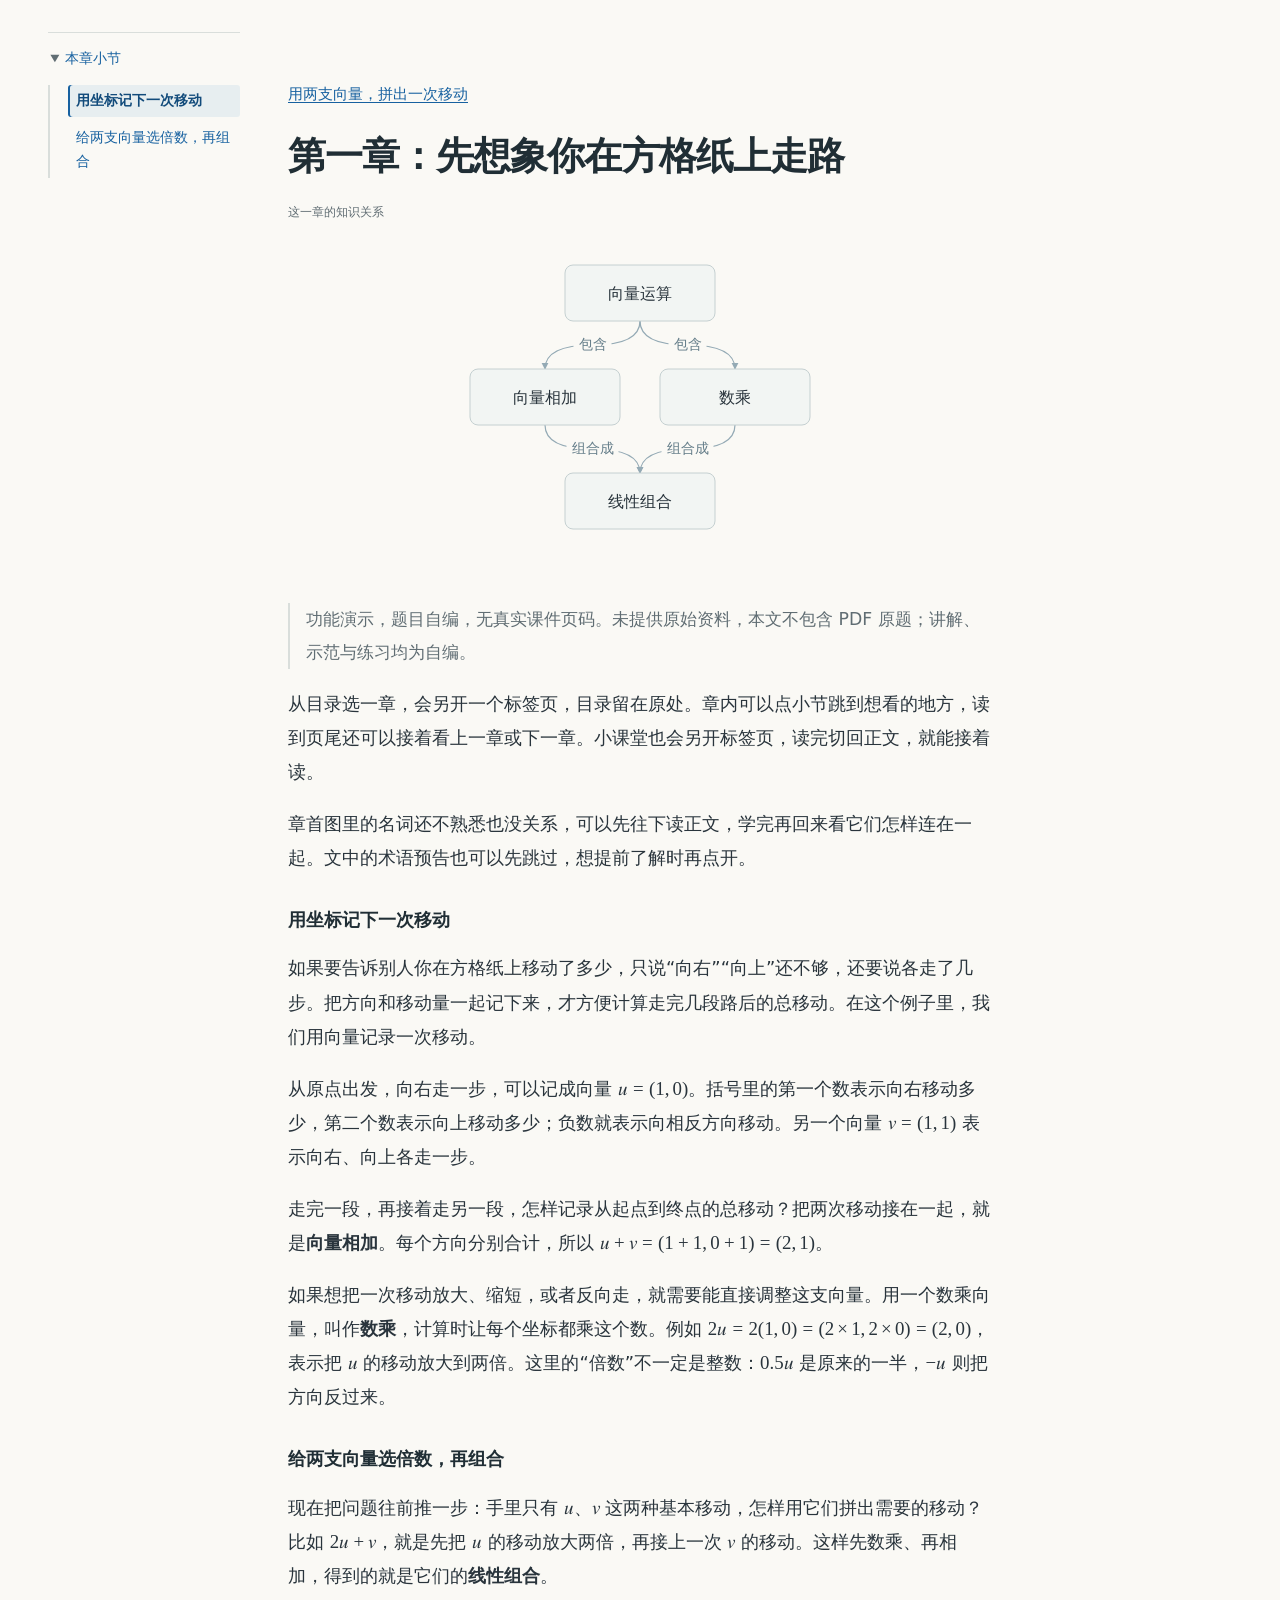
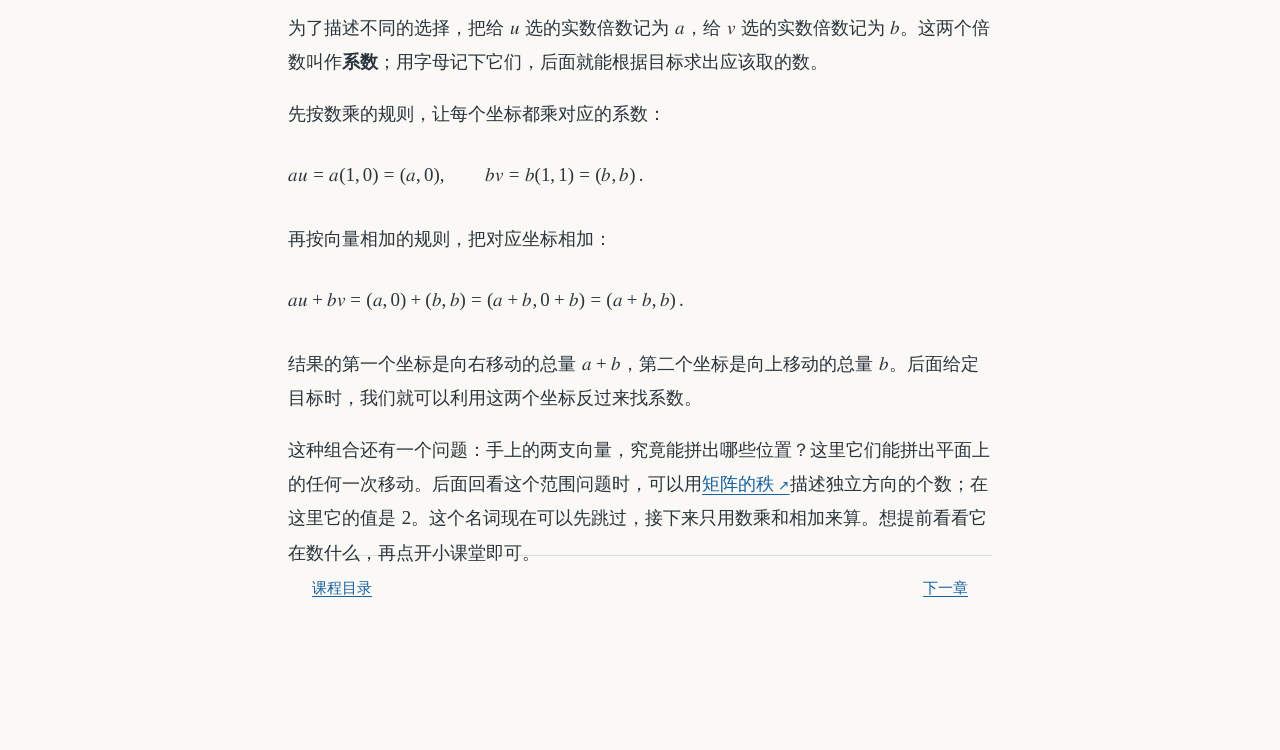
<file: examples/vector-course/chapters/chapter-01.html>
<!doctype html>
<html lang="zh-CN">
<head>
<meta charset="utf-8">
<meta name="viewport" content="width=device-width, initial-scale=1">
<title>第一章：先想象你在方格纸上走路 · 用两支向量，拼出一次移动</title>
<style>
/* Local reading styles. No remote fonts, images, or other dependencies. */
:root {
  color-scheme: light;
  --paper: #faf9f5;
  --ink: #29343c;
  --muted: #606d73;
  --rule: #d9dedb;
  --link: #1761a0;
  --focus: #124b7b;
  --code: #f0f1ed;
  --measure: 44rem;
  --sidebar-width: 12rem;
}

* {
  box-sizing: border-box;
}

html {
  background: var(--paper);
  scroll-behavior: smooth;
  text-size-adjust: 100%;
  -webkit-text-size-adjust: 100%;
}

body {
  margin: 0;
  color: var(--ink);
  font-family: system-ui, -apple-system, BlinkMacSystemFont, "Segoe UI",
    "PingFang SC", "Microsoft YaHei", sans-serif;
  font-size: 1.125rem;
  line-height: 1.9;
  overflow-wrap: break-word;
}

.skip-link {
  position: absolute;
  z-index: 2;
  top: 0.5rem;
  left: 1rem;
  padding: 0.25rem 0.6rem;
  background: var(--paper);
  transform: translateY(-200%);
}

.skip-link:focus {
  transform: none;
}

.reader-layout {
  width: 100%;
}

.reader-main {
  width: min(100%, calc(var(--measure) + 3rem));
  min-width: 0;
  margin-inline: auto;
}

.site-header,
.toc,
.course-content,
.chapter-pagination {
  width: min(100%, calc(var(--measure) + 3rem));
  margin-inline: auto;
  padding-inline: 1.5rem;
}

.site-header {
  padding-top: clamp(2.5rem, 7vw, 5rem);
  padding-bottom: 1.25rem;
}

h1,
h2,
h3,
h4 {
  color: #202e35;
  font-weight: 650;
  line-height: 1.45;
  text-wrap: pretty;
}

h1 {
  margin: 0 0 0.7rem;
  font-size: clamp(1.7rem, 4.6vw, 2.35rem);
  letter-spacing: -0.025em;
}

.subtitle {
  margin: 0;
  color: var(--muted);
  font-size: 0.95rem;
}

.toc {
  margin-top: 0.5rem;
  margin-bottom: 2.5rem;
  color: var(--muted);
  font-size: 0.85rem;
  line-height: 1.75;
}

.toc:empty {
  display: none;
}

.toc > ul,
.toc-disclosure > ul {
  margin: 0;
  padding-left: 1.1rem;
  border-left: 2px solid var(--rule);
  list-style: none;
}

.toc ul ul {
  margin-block: 0.3rem;
  padding-left: 1.25rem;
  list-style: none;
}

.toc li {
  margin-block: 0.35rem;
}

.toc a {
  display: block;
  padding: 0.25rem 0.5rem;
  border-radius: 3px;
  text-decoration: none;
}

.toc a:hover {
  text-decoration: underline;
}

.toc a[aria-current="location"] {
  color: var(--focus);
  background: #e7eef0;
  box-shadow: inset 2px 0 0 var(--link);
  font-weight: 600;
}

.toc-disclosure {
  margin-block: 0;
}

.reader-sidebar .toc {
  margin-top: 1.25rem;
  margin-bottom: 0;
}

.course-content {
  padding-bottom: 5rem;
}

.course-content > :first-child,
.course-content article > :first-child {
  margin-top: 0;
}

.chapter-list {
  margin-block: 1.5rem 2.5rem;
  padding-inline-start: 1.6rem;
}

.chapter-list > li {
  margin-top: 0;
  padding: 0.7rem 0 0.7rem 0.35rem;
  border-bottom: 1px solid var(--rule);
}

.chapter-list > li::marker {
  color: var(--muted);
  font-size: 0.9em;
}

.chapter-list > li > a {
  display: block;
  padding-block: 0.2rem;
  font-weight: 550;
}

.chapter-pagination {
  display: flex;
  flex-wrap: wrap;
  align-items: baseline;
  justify-content: space-between;
  gap: 0.75rem 1.5rem;
  margin-block: -2rem 4rem;
  padding-top: 1rem;
  border-top: 1px solid var(--rule);
  font-size: 0.95rem;
  line-height: 1.7;
}

.chapter-pagination a {
  max-width: 100%;
  padding-block: 0.25rem;
}

.chapter-pagination a[rel="prev"],
.chapter-pagination a[rel="next"] {
  flex: 1 1 10rem;
}

.chapter-pagination .index-link {
  flex: 0 0 auto;
}

.chapter-pagination a[rel="next"] {
  margin-inline-start: auto;
  text-align: right;
}

h2 {
  margin: 2.8rem 0 1rem;
  font-size: 1.4rem;
}

h3 {
  margin: 2rem 0 0.8rem;
  font-size: 1.15rem;
}

h4 {
  margin: 1.6rem 0 0.7rem;
  font-size: 1rem;
}

p,
ul,
ol,
blockquote,
figure {
  margin-block: 1.1rem;
}

ul,
ol {
  padding-left: 1.6em;
}

li + li {
  margin-top: 0.4rem;
}

li > p {
  margin-block: 0.5rem;
}

a {
  color: var(--link);
  text-decoration: underline;
  text-decoration-thickness: 0.07em;
  text-underline-offset: 0.2em;
}

a:hover {
  color: #0b487b;
  text-decoration-thickness: 0.12em;
}

a.term {
  color: var(--link);
  text-decoration-style: solid;
}

a.term::after {
  content: " ↗";
  font-size: 0.75em;
}

.lesson-page section.prerequisite {
  margin-top: 0;
  padding-top: 0;
  border-top: 0;
}

.lesson-page section.prerequisite:target {
  outline: none;
}

.chapter-page .course-content > h1:target {
  outline: none;
}

.lesson-note {
  margin-top: 2rem;
  color: var(--muted);
  font-size: 0.95rem;
}

a.return-link {
  display: inline-block;
  margin-block: 0.4rem;
  font-size: 0.95rem;
}

:focus-visible {
  outline: 3px solid var(--focus);
  outline-offset: 4px;
  border-radius: 2px;
}

[id] {
  scroll-margin-top: 1.5rem;
}

:target {
  outline: 2px solid #b3ccdc;
  outline-offset: 5px;
}

section.prerequisite {
  margin-top: 3rem;
  padding-top: 1rem;
  border-top: 1px solid var(--rule);
}

section.prerequisite > h2:first-child {
  margin-top: 0.8rem;
}

section.exercise {
  margin-block: 2.5rem;
  padding-left: 1.15rem;
  border-left: 2px solid #bec8c3;
}

section.exercise > :first-child {
  margin-top: 0;
}

details {
  margin-block: 1rem;
  padding-block: 0.65rem;
  border-top: 1px solid var(--rule);
}

summary {
  width: fit-content;
  max-width: 100%;
  padding: 0.2rem 0.15rem;
  color: var(--link);
  cursor: pointer;
  font-weight: 550;
}

summary::marker {
  color: var(--muted);
}

details[open] > summary {
  margin-bottom: 0.7rem;
}

details > :last-child {
  margin-bottom: 0.3rem;
}

blockquote {
  margin-inline: 0;
  padding-left: 1rem;
  border-left: 2px solid var(--rule);
  color: var(--muted);
  font-size: 0.96em;
}

blockquote > :first-child {
  margin-top: 0;
}

blockquote > :last-child {
  margin-bottom: 0;
}

code,
pre {
  font-family: "Cascadia Code", "SFMono-Regular", Consolas, "Liberation Mono",
    monospace;
  font-size: 0.88em;
  font-variant-ligatures: none;
}

:not(pre) > code {
  padding: 0.12em 0.3em;
  border-radius: 3px;
  background: var(--code);
}

pre {
  max-width: 100%;
  margin-block: 1.4rem;
  padding: 1rem 1.1rem;
  overflow-x: auto;
  background: var(--code);
  border-radius: 3px;
  line-height: 1.65;
  text-align: left;
  white-space: pre;
  overflow-wrap: normal;
  tab-size: 4;
}

pre code {
  padding: 0;
  background: transparent;
  font-size: 1em;
  white-space: inherit;
}

math {
  font-family: "Cambria Math", "STIX Two Math", "Latin Modern Math", math;
  font-size: 1.05em;
}

math[display="block"],
.math-block,
.math-display {
  display: block;
  max-width: 100%;
  margin-block: 1.45rem;
  padding-block: 0.4rem;
  overflow-x: auto;
  overflow-y: hidden;
  text-align: center;
  white-space: nowrap;
}

.math-block > math,
.math-display > math {
  width: max-content;
  min-width: 100%;
  margin: 0;
  overflow: visible;
}

img,
svg,
video {
  max-width: 100%;
  height: auto;
}

figure {
  margin-inline: 0;
}

figure > img,
figure > svg {
  display: block;
  margin-inline: auto;
}

figcaption,
caption {
  margin-top: 0.7rem;
  color: var(--muted);
  font-size: 0.9rem;
  text-align: left;
}

.chapter-map {
  max-width: 100%;
  margin-block: 1.25rem 2rem;
}

.chapter-map > figcaption {
  margin: 0 0 0.4rem;
  color: var(--muted);
  font-size: 0.75rem;
  font-weight: 400;
  line-height: 1.6;
}

.chapter-map-canvas {
  max-width: 100%;
  padding-block: 0.25rem 0.65rem;
  overflow-x: auto;
  overflow-y: hidden;
  overscroll-behavior-inline: contain;
  scrollbar-width: thin;
  scrollbar-color: #bbc8cc transparent;
}

.chapter-map-canvas:focus-visible {
  outline: 2px solid #9bb4c1;
  outline-offset: 3px;
  border-radius: 3px;
}

/* Keep labels readable at narrow widths; only the diagram scrolls. */
.chapter-map-canvas > svg {
  display: block;
  width: var(--map-width, 100%);
  max-width: none;
  height: auto;
  margin-inline: auto;
  font-family: inherit;
}

.chapter-map-node > rect {
  fill: #f2f5f3;
  stroke: #c5d0d1;
  stroke-width: 1;
}

.chapter-map-node > text {
  fill: var(--ink);
  font-size: 16px;
  font-weight: 500;
}

.chapter-map-edge {
  fill: none;
  stroke: #94aab5;
  stroke-width: 1.2;
}

.chapter-map-arrow {
  fill: #94aab5;
}

.chapter-map-relation {
  fill: #647d89;
  font-size: 14px;
  font-weight: 400;
}

.chapter-map-relation-bg {
  fill: var(--paper);
}

table {
  display: block;
  max-width: 100%;
  margin-block: 1.5rem;
  overflow-x: auto;
  border-collapse: collapse;
  font-size: 0.95em;
}

th,
td {
  padding: 0.55rem 0.85rem;
  border-bottom: 1px solid var(--rule);
  text-align: left;
  vertical-align: top;
}

th {
  color: #202e35;
  font-weight: 600;
}

hr {
  margin-block: 2.5rem;
  border: 0;
  border-top: 1px solid var(--rule);
}

/* Keep the reading column centered in the viewport. The index uses only the
   left margin once it can fit beside the full 47rem reading column. */
@media (min-width: 78rem) {
  .reader-sidebar {
    position: fixed;
    top: 2rem;
    bottom: 2rem;
    inset-inline-start: max(1rem, calc(50% - 23.5rem - var(--sidebar-width) - 1.5rem));
    width: var(--sidebar-width);
    overflow-y: auto;
    overscroll-behavior: contain;
    scrollbar-width: thin;
  }

  .reader-sidebar .toc {
    width: 100%;
    margin: 0;
    padding-inline: 0;
  }
}

@media (prefers-reduced-motion: reduce) {
  html {
    scroll-behavior: auto;
  }
}

@media (max-width: 36rem) {
  body {
    font-size: 1.0625rem;
    line-height: 1.85;
  }

  .site-header,
  .toc,
  .course-content,
  .chapter-pagination {
    padding-inline: 1.15rem;
  }

  h2 {
    margin-top: 2.3rem;
    font-size: 1.3rem;
  }

  section.exercise {
    padding-left: 0.8rem;
  }

  pre {
    padding-inline: 0.8rem;
  }
}

@media print {
  @page {
    margin: 18mm 16mm;
  }

  html,
  body {
    background: #fff;
    color: #000;
  }

  html {
    scroll-behavior: auto;
  }

  .reader-sidebar,
  .skip-link,
  .chapter-pagination {
    display: none;
  }

  .reader-layout,
  .reader-main {
    width: 100%;
    max-width: none;
    margin: 0;
  }

  body {
    font-size: 11pt;
    line-height: 1.7;
  }

  .site-header,
  .toc,
  .course-content {
    width: 100%;
    max-width: none;
    padding: 0;
  }

  .site-header {
    margin-bottom: 1.5rem;
  }

  .course-content {
    padding-bottom: 0;
  }

  a,
  a.term,
  summary {
    color: #000;
  }

  a.return-link {
    display: none;
  }

  :target {
    outline: none;
  }

  h1,
  h2,
  h3,
  h4,
  summary,
  figcaption {
    break-after: avoid;
  }

  p,
  li {
    orphans: 3;
    widows: 3;
  }

  img,
  svg,
  tr {
    break-inside: avoid;
  }

  .chapter-map {
    break-inside: avoid;
  }

  .chapter-map-canvas {
    overflow: visible;
  }

  .chapter-map-canvas > svg {
    width: min(var(--map-width, 100%), 100%);
    max-width: 100%;
  }

  /* reader.js opens details before printing and restores their state afterward.
     These rules also expose the contents in browsers with CSS-only support. */
  details::details-content {
    display: block !important;
    content-visibility: visible !important;
    height: auto !important;
  }

  details:not([open]) > :not(summary) {
    display: block !important;
  }

  details > summary {
    margin-bottom: 0.7rem;
  }

  pre {
    overflow: visible;
    white-space: pre-wrap;
    overflow-wrap: anywhere;
  }

  table {
    display: table;
    width: 100%;
    overflow: visible;
  }

  math[display="block"],
  .math-block,
  .math-display {
    overflow: visible;
    white-space: normal;
  }
}

</style>
</head>
<body class="chapter-page">
<a class="skip-link" href="#content">跳到正文</a><div class="reader-layout"><aside class="reader-sidebar" aria-label="本章小节索引"><nav class="toc" aria-label="本章小节"><details class="toc-disclosure" open><summary>本章小节</summary><ul><li><a class="topic-link" href="#%E7%94%A8%E5%9D%90%E6%A0%87%E8%AE%B0%E4%B8%8B%E4%B8%80%E6%AC%A1%E7%A7%BB%E5%8A%A8">用坐标记下一次移动</a></li><li><a class="topic-link" href="#%E7%BB%99%E4%B8%A4%E6%94%AF%E5%90%91%E9%87%8F%E9%80%89%E5%80%8D%E6%95%B0%E5%86%8D%E7%BB%84%E5%90%88">给两支向量选倍数，再组合</a></li></ul></details></nav></aside><div class="reader-main"><header class="site-header"><p class="subtitle"><a href="../index.html">用两支向量，拼出一次移动</a></p></header><main id="content" class="course-content"><h1 id="第一章先想象你在方格纸上走路">第一章：先想象你在方格纸上走路</h1>
<figure class="chapter-map"><figcaption>这一章的知识关系</figcaption><div class="chapter-map-canvas" tabindex="0"><svg role="img" aria-labelledby="chapter-map-1-title chapter-map-1-desc" viewBox="0 0 388 328" width="388" height="328" style="--map-width: 388px"><title id="chapter-map-1-title">这一章的知识关系</title><desc id="chapter-map-1-desc">节点：向量运算、向量相加、数乘、线性组合。关系：向量运算 包含 向量相加；向量运算 包含 数乘；向量相加 组合成 线性组合；数乘 组合成 线性组合。</desc><defs><marker id="chapter-map-1-arrow" viewBox="0 0 10 10" refX="9" refY="5" markerWidth="6" markerHeight="6" orient="auto-start-reverse"><path class="chapter-map-arrow" d="M 0 0 L 10 5 L 0 10 z"></path></marker></defs><path class="chapter-map-edge" d="M 194 88 Q 194 112, 146.5 112 Q 99 112, 99 136" marker-end="url(#chapter-map-1-arrow)"></path><path class="chapter-map-edge" d="M 194 88 Q 194 112, 241.5 112 Q 289 112, 289 136" marker-end="url(#chapter-map-1-arrow)"></path><path class="chapter-map-edge" d="M 99 192 Q 99 216, 146.5 216 Q 194 216, 194 240" marker-end="url(#chapter-map-1-arrow)"></path><path class="chapter-map-edge" d="M 289 192 Q 289 216, 241.5 216 Q 194 216, 194 240" marker-end="url(#chapter-map-1-arrow)"></path><rect class="chapter-map-relation-bg" x="127.5" y="103" width="38" height="19" rx="3"></rect><text class="chapter-map-relation" x="146.5" y="116" text-anchor="middle">包含</text><rect class="chapter-map-relation-bg" x="222.5" y="103" width="38" height="19" rx="3"></rect><text class="chapter-map-relation" x="241.5" y="116" text-anchor="middle">包含</text><rect class="chapter-map-relation-bg" x="120.5" y="207" width="52" height="19" rx="3"></rect><text class="chapter-map-relation" x="146.5" y="220" text-anchor="middle">组合成</text><rect class="chapter-map-relation-bg" x="215.5" y="207" width="52" height="19" rx="3"></rect><text class="chapter-map-relation" x="241.5" y="220" text-anchor="middle">组合成</text><g class="chapter-map-node"><rect x="119" y="32" width="150" height="56" rx="8"></rect><text text-anchor="middle"><tspan x="194" y="66">向量运算</tspan></text></g><g class="chapter-map-node"><rect x="24" y="136" width="150" height="56" rx="8"></rect><text text-anchor="middle"><tspan x="99" y="170">向量相加</tspan></text></g><g class="chapter-map-node"><rect x="214" y="136" width="150" height="56" rx="8"></rect><text text-anchor="middle"><tspan x="289" y="170">数乘</tspan></text></g><g class="chapter-map-node"><rect x="119" y="240" width="150" height="56" rx="8"></rect><text text-anchor="middle"><tspan x="194" y="274">线性组合</tspan></text></g></svg></div></figure>
<blockquote>
<p>功能演示，题目自编，无真实课件页码。未提供原始资料，本文不包含 PDF 原题；讲解、示范与练习均为自编。</p>
</blockquote>
<p>从目录选一章，会另开一个标签页，目录留在原处。章内可以点小节跳到想看的地方，读到页尾还可以接着看上一章或下一章。小课堂也会另开标签页，读完切回正文，就能接着读。</p>
<p>章首图里的名词还不熟悉也没关系，可以先往下读正文，学完再回来看它们怎样连在一起。文中的术语预告也可以先跳过，想提前了解时再点开。</p>

<h3 id="用坐标记下一次移动">用坐标记下一次移动</h3>
<p>如果要告诉别人你在方格纸上移动了多少，只说“向右”“向上”还不够，还要说各走了几步。把方向和移动量一起记下来，才方便计算走完几段路后的总移动。在这个例子里，我们用向量记录一次移动。</p>
<p>从原点出发，向右走一步，可以记成向量 <math aria-label="u=(1,0)" xmlns="http://www.w3.org/1998/Math/MathML" display="inline"><mrow><mi>u</mi><mo>&#x0003D;</mo><mo stretchy="false">&#x00028;</mo><mn>1</mn><mo>&#x0002C;</mo><mn>0</mn><mo stretchy="false">&#x00029;</mo></mrow></math>。括号里的第一个数表示向右移动多少，第二个数表示向上移动多少；负数就表示向相反方向移动。另一个向量 <math aria-label="v=(1,1)" xmlns="http://www.w3.org/1998/Math/MathML" display="inline"><mrow><mi>v</mi><mo>&#x0003D;</mo><mo stretchy="false">&#x00028;</mo><mn>1</mn><mo>&#x0002C;</mo><mn>1</mn><mo stretchy="false">&#x00029;</mo></mrow></math> 表示向右、向上各走一步。</p>
<p>走完一段，再接着走另一段，怎样记录从起点到终点的总移动？把两次移动接在一起，就是<strong>向量相加</strong>。每个方向分别合计，所以 <math aria-label="u+v=(1+1,0+1)=(2,1)" xmlns="http://www.w3.org/1998/Math/MathML" display="inline"><mrow><mi>u</mi><mo>&#x0002B;</mo><mi>v</mi><mo>&#x0003D;</mo><mo stretchy="false">&#x00028;</mo><mn>1</mn><mo>&#x0002B;</mo><mn>1</mn><mo>&#x0002C;</mo><mn>0</mn><mo>&#x0002B;</mo><mn>1</mn><mo stretchy="false">&#x00029;</mo><mo>&#x0003D;</mo><mo stretchy="false">&#x00028;</mo><mn>2</mn><mo>&#x0002C;</mo><mn>1</mn><mo stretchy="false">&#x00029;</mo></mrow></math>。</p>
<p>如果想把一次移动放大、缩短，或者反向走，就需要能直接调整这支向量。用一个数乘向量，叫作<strong>数乘</strong>，计算时让每个坐标都乘这个数。例如 <math aria-label="2u=2(1,0)=(2\times1,2\times0)=(2,0)" xmlns="http://www.w3.org/1998/Math/MathML" display="inline"><mrow><mn>2</mn><mi>u</mi><mo>&#x0003D;</mo><mn>2</mn><mo stretchy="false">&#x00028;</mo><mn>1</mn><mo>&#x0002C;</mo><mn>0</mn><mo stretchy="false">&#x00029;</mo><mo>&#x0003D;</mo><mo stretchy="false">&#x00028;</mo><mn>2</mn><mo>&#x000D7;</mo><mn>1</mn><mo>&#x0002C;</mo><mn>2</mn><mo>&#x000D7;</mo><mn>0</mn><mo stretchy="false">&#x00029;</mo><mo>&#x0003D;</mo><mo stretchy="false">&#x00028;</mo><mn>2</mn><mo>&#x0002C;</mo><mn>0</mn><mo stretchy="false">&#x00029;</mo></mrow></math>，表示把 <math aria-label="u" xmlns="http://www.w3.org/1998/Math/MathML" display="inline"><mrow><mi>u</mi></mrow></math> 的移动放大到两倍。这里的“倍数”不一定是整数：<math aria-label="0.5u" xmlns="http://www.w3.org/1998/Math/MathML" display="inline"><mrow><mn>0.5</mn><mi>u</mi></mrow></math> 是原来的一半，<math aria-label="-u" xmlns="http://www.w3.org/1998/Math/MathML" display="inline"><mrow><mo>&#x02212;</mo><mi>u</mi></mrow></math> 则把方向反过来。</p>
<h3 id="给两支向量选倍数再组合">给两支向量选倍数，再组合</h3>
<p>现在把问题往前推一步：手里只有 <math aria-label="u" xmlns="http://www.w3.org/1998/Math/MathML" display="inline"><mrow><mi>u</mi></mrow></math>、<math aria-label="v" xmlns="http://www.w3.org/1998/Math/MathML" display="inline"><mrow><mi>v</mi></mrow></math> 这两种基本移动，怎样用它们拼出需要的移动？比如 <math aria-label="2u+v" xmlns="http://www.w3.org/1998/Math/MathML" display="inline"><mrow><mn>2</mn><mi>u</mi><mo>&#x0002B;</mo><mi>v</mi></mrow></math>，就是先把 <math aria-label="u" xmlns="http://www.w3.org/1998/Math/MathML" display="inline"><mrow><mi>u</mi></mrow></math> 的移动放大两倍，再接上一次 <math aria-label="v" xmlns="http://www.w3.org/1998/Math/MathML" display="inline"><mrow><mi>v</mi></mrow></math> 的移动。这样先数乘、再相加，得到的就是它们的<strong>线性组合</strong>。</p>
<p>为了描述不同的选择，把给 <math aria-label="u" xmlns="http://www.w3.org/1998/Math/MathML" display="inline"><mrow><mi>u</mi></mrow></math> 选的实数倍数记为 <math aria-label="a" xmlns="http://www.w3.org/1998/Math/MathML" display="inline"><mrow><mi>a</mi></mrow></math>，给 <math aria-label="v" xmlns="http://www.w3.org/1998/Math/MathML" display="inline"><mrow><mi>v</mi></mrow></math> 选的实数倍数记为 <math aria-label="b" xmlns="http://www.w3.org/1998/Math/MathML" display="inline"><mrow><mi>b</mi></mrow></math>。这两个倍数叫作<strong>系数</strong>；用字母记下它们，后面就能根据目标求出应该取的数。</p>
<p>先按数乘的规则，让每个坐标都乘对应的系数：</p>
<div class="math-block" tabindex="0" aria-label="公式"><math aria-label="a u=a(1,0)=(a,0),\qquad b v=b(1,1)=(b,b)." xmlns="http://www.w3.org/1998/Math/MathML" display="block"><mrow><mi>a</mi><mi>u</mi><mo>&#x0003D;</mo><mi>a</mi><mo stretchy="false">&#x00028;</mo><mn>1</mn><mo>&#x0002C;</mo><mn>0</mn><mo stretchy="false">&#x00029;</mo><mo>&#x0003D;</mo><mo stretchy="false">&#x00028;</mo><mi>a</mi><mo>&#x0002C;</mo><mn>0</mn><mo stretchy="false">&#x00029;</mo><mo>&#x0002C;</mo><mspace width="2em"></mspace><mi>b</mi><mi>v</mi><mo>&#x0003D;</mo><mi>b</mi><mo stretchy="false">&#x00028;</mo><mn>1</mn><mo>&#x0002C;</mo><mn>1</mn><mo stretchy="false">&#x00029;</mo><mo>&#x0003D;</mo><mo stretchy="false">&#x00028;</mo><mi>b</mi><mo>&#x0002C;</mo><mi>b</mi><mo stretchy="false">&#x00029;</mo><mo>&#x0002E;</mo></mrow></math></div>
<p>再按向量相加的规则，把对应坐标相加：</p>
<div class="math-block" tabindex="0" aria-label="公式"><math aria-label="a u+b v=(a,0)+(b,b)=(a+b,0+b)=(a+b,b)." xmlns="http://www.w3.org/1998/Math/MathML" display="block"><mrow><mi>a</mi><mi>u</mi><mo>&#x0002B;</mo><mi>b</mi><mi>v</mi><mo>&#x0003D;</mo><mo stretchy="false">&#x00028;</mo><mi>a</mi><mo>&#x0002C;</mo><mn>0</mn><mo stretchy="false">&#x00029;</mo><mo>&#x0002B;</mo><mo stretchy="false">&#x00028;</mo><mi>b</mi><mo>&#x0002C;</mo><mi>b</mi><mo stretchy="false">&#x00029;</mo><mo>&#x0003D;</mo><mo stretchy="false">&#x00028;</mo><mi>a</mi><mo>&#x0002B;</mo><mi>b</mi><mo>&#x0002C;</mo><mn>0</mn><mo>&#x0002B;</mo><mi>b</mi><mo stretchy="false">&#x00029;</mo><mo>&#x0003D;</mo><mo stretchy="false">&#x00028;</mo><mi>a</mi><mo>&#x0002B;</mo><mi>b</mi><mo>&#x0002C;</mo><mi>b</mi><mo stretchy="false">&#x00029;</mo><mo>&#x0002E;</mo></mrow></math></div>
<p>结果的第一个坐标是向右移动的总量 <math aria-label="a+b" xmlns="http://www.w3.org/1998/Math/MathML" display="inline"><mrow><mi>a</mi><mo>&#x0002B;</mo><mi>b</mi></mrow></math>，第二个坐标是向上移动的总量 <math aria-label="b" xmlns="http://www.w3.org/1998/Math/MathML" display="inline"><mrow><mi>b</mi></mrow></math>。后面给定目标时，我们就可以利用这两个坐标反过来找系数。</p>
<p>这种组合还有一个问题：手上的两支向量，究竟能拼出哪些位置？这里它们能拼出平面上的任何一次移动。后面回看这个范围问题时，可以用<a id="mention-rank" class="term" href="../lessons/lesson-5607a40e3782029a.html#term-rank" target="_blank" rel="noopener noreferrer" title="在新标签页打开小课堂">矩阵的秩</a>描述独立方向的个数；在这里它的值是 <math aria-label="2" xmlns="http://www.w3.org/1998/Math/MathML" display="inline"><mrow><mn>2</mn></mrow></math>。这个名词现在可以先跳过，接下来只用数乘和相加来算。想提前看看它在数什么，再点开小课堂即可。</p>
<nav class="chapter-pagination" aria-label="章节翻页"><a class="index-link" href="../index.html">课程目录</a><a rel="next" href="chapter-02.html#%E7%AC%AC%E4%BA%8C%E7%AB%A0%E8%B7%9F%E7%9D%80%E6%8B%BC%E4%B8%80%E6%AC%A1%E5%88%B0%E8%BE%BE-32">下一章</a></nav></main></div></div>
<script>
/* Small, offline enhancements. Ordinary links and details work without JS. */
(() => {
  "use strict";

  let printState = null;

  const preparePrint = () => {
    if (printState !== null) return;
    printState = new Map();
    document.querySelectorAll("details").forEach((detail) => {
      printState.set(detail, detail.open);
      detail.open = true;
    });
  };

  const restoreAfterPrint = () => {
    if (printState === null) return;
    printState.forEach((wasOpen, detail) => {
      detail.open = wasOpen;
    });
    printState = null;
  };

  window.addEventListener("beforeprint", preparePrint);
  window.addEventListener("afterprint", restoreAfterPrint);

  // A print media change covers browsers that omit one of the print events.
  if (typeof window.matchMedia === "function") {
    const printMedia = window.matchMedia("print");
    const onPrintChange = (event) => {
      if (event.matches) preparePrint();
      else restoreAfterPrint();
    };
    if (typeof printMedia.addEventListener === "function") {
      printMedia.addEventListener("change", onPrintChange);
    } else if (typeof printMedia.addListener === "function") {
      printMedia.addListener(onPrintChange);
    }
  }

  const toc = document.querySelector(".reader-sidebar .toc");
  const content = document.querySelector(".reader-main .course-content");
  if (!toc || !content) return;

  const disclosure = toc.querySelector(".toc-disclosure");
  const desktopMedia = typeof window.matchMedia === "function"
    ? window.matchMedia("(min-width: 78rem)")
    : null;

  const syncDisclosure = () => {
    if (!disclosure || !desktopMedia) return;
    // Printing can change viewport media; preserve the original disclosure state.
    if (printState === null) disclosure.open = desktopMedia.matches;
  };
  syncDisclosure();
  if (desktopMedia) {
    if (typeof desktopMedia.addEventListener === "function") {
      desktopMedia.addEventListener("change", syncDisclosure);
    } else if (typeof desktopMedia.addListener === "function") {
      desktopMedia.addListener(syncDisclosure);
    }
  }

  const entries = Array.from(toc.querySelectorAll('a.topic-link[href^="#"]'))
    .map((link) => {
      let id;
      try {
        id = decodeURIComponent(link.getAttribute("href").slice(1));
      } catch {
        return null;
      }
      const heading = document.getElementById(id);
      return heading && content.contains(heading) && heading.matches("h3")
        ? { link, heading }
        : null;
    })
    .filter(Boolean);

  toc.addEventListener("click", (event) => {
    if (!disclosure || !desktopMedia || desktopMedia.matches) return;
    if (event.button !== 0 || event.metaKey || event.ctrlKey || event.shiftKey || event.altKey) return;
    const link = event.target.closest('a.topic-link[href^="#"]');
    const target = link && (link.getAttribute("target") || "_self").toLowerCase();
    if (link && entries.some((entry) => entry.link === link) &&
        ["_self", "_top", "_parent"].includes(target) &&
        link.getAttribute("download") === null) {
      disclosure.open = false;
    }
    // The browser follows the local fragment with native scrolling and history.
  });

  if (!entries.length) return;
  const sidebar = toc.closest(".reader-sidebar");
  let active = null;
  let framePending = false;

  const updateCurrentSection = () => {
    framePending = false;
    const activationLine = Math.min(window.innerHeight * 0.25, 160);
    let current = entries[0];
    for (const entry of entries) {
      if (entry.heading.getBoundingClientRect().top > activationLine) break;
      current = entry;
    }
    // A short final section may never reach the activation line.
    if (window.scrollY > 0 &&
        window.scrollY + window.innerHeight >= document.documentElement.scrollHeight - 2) {
      current = entries[entries.length - 1];
    }
    if (active === current) return;
    entries.forEach(({ link }) => {
      if (link.getAttribute("aria-current") === "location") link.removeAttribute("aria-current");
    });
    current.link.setAttribute("aria-current", "location");
    active = current;

    // Keep the current item visible by moving only the index's own scroll area.
    if (sidebar && desktopMedia && desktopMedia.matches) {
      const item = current.link.getBoundingClientRect();
      const bounds = sidebar.getBoundingClientRect();
      if (item.top < bounds.top + 8) sidebar.scrollTop += item.top - bounds.top - 8;
      else if (item.bottom > bounds.bottom - 8) sidebar.scrollTop += item.bottom - bounds.bottom + 8;
    }
  };

  const scheduleUpdate = () => {
    if (framePending) return;
    framePending = true;
    window.requestAnimationFrame(updateCurrentSection);
  };

  window.addEventListener("scroll", scheduleUpdate, { passive: true });
  window.addEventListener("resize", scheduleUpdate);
  window.addEventListener("hashchange", scheduleUpdate);
  window.addEventListener("afterprint", scheduleUpdate);
  scheduleUpdate();
})();

</script>
</body>
</html>
</file>
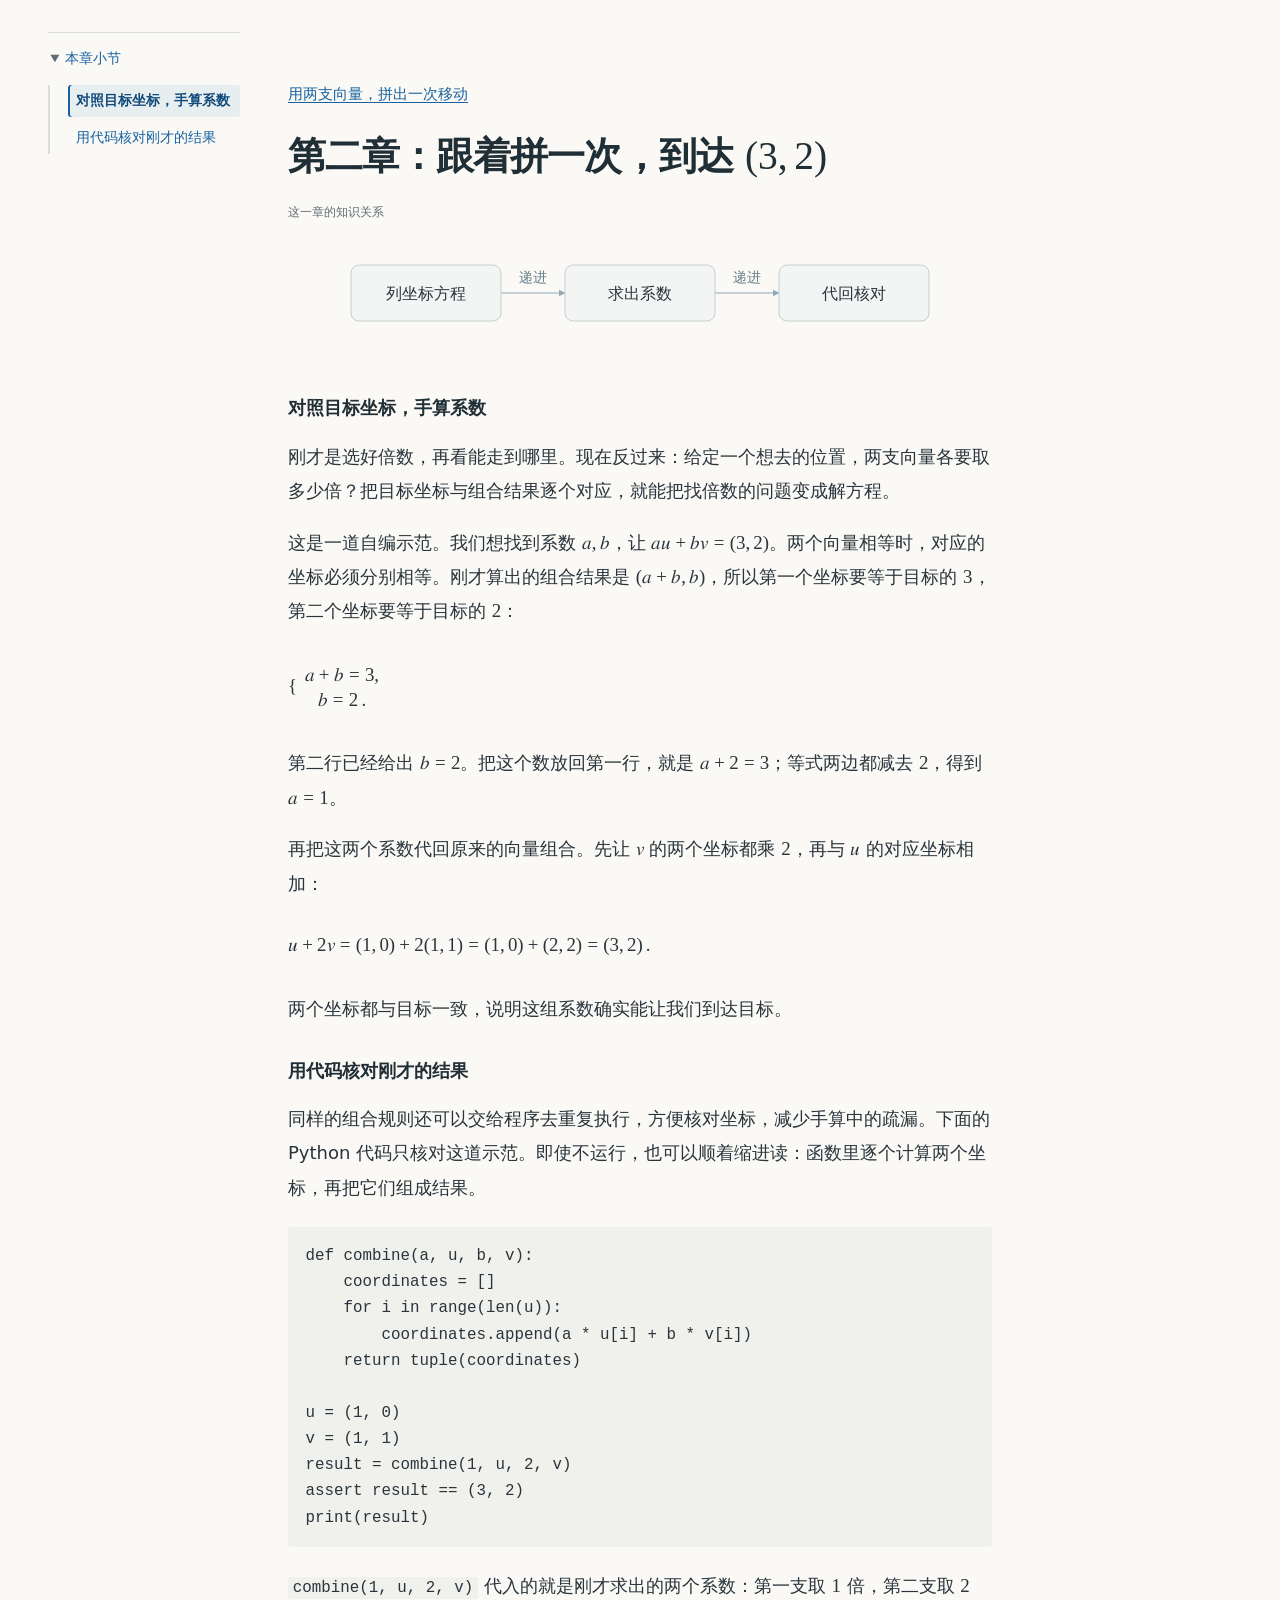
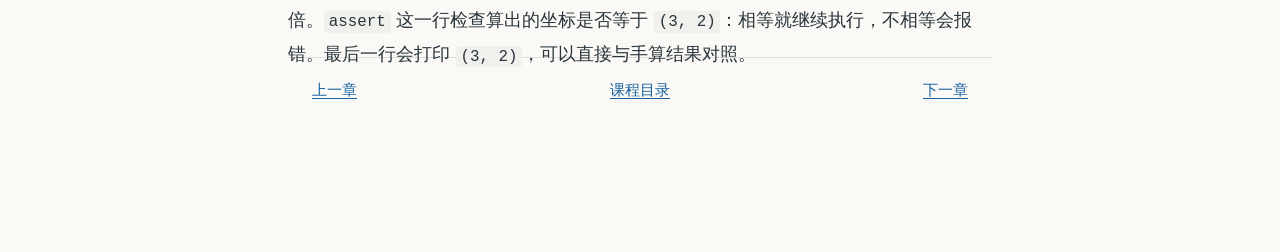
<file: examples/vector-course/chapters/chapter-02.html>
<!doctype html>
<html lang="zh-CN">
<head>
<meta charset="utf-8">
<meta name="viewport" content="width=device-width, initial-scale=1">
<title>第二章：跟着拼一次，到达 (3,2) · 用两支向量，拼出一次移动</title>
<style>
/* Local reading styles. No remote fonts, images, or other dependencies. */
:root {
  color-scheme: light;
  --paper: #faf9f5;
  --ink: #29343c;
  --muted: #606d73;
  --rule: #d9dedb;
  --link: #1761a0;
  --focus: #124b7b;
  --code: #f0f1ed;
  --measure: 44rem;
  --sidebar-width: 12rem;
}

* {
  box-sizing: border-box;
}

html {
  background: var(--paper);
  scroll-behavior: smooth;
  text-size-adjust: 100%;
  -webkit-text-size-adjust: 100%;
}

body {
  margin: 0;
  color: var(--ink);
  font-family: system-ui, -apple-system, BlinkMacSystemFont, "Segoe UI",
    "PingFang SC", "Microsoft YaHei", sans-serif;
  font-size: 1.125rem;
  line-height: 1.9;
  overflow-wrap: break-word;
}

.skip-link {
  position: absolute;
  z-index: 2;
  top: 0.5rem;
  left: 1rem;
  padding: 0.25rem 0.6rem;
  background: var(--paper);
  transform: translateY(-200%);
}

.skip-link:focus {
  transform: none;
}

.reader-layout {
  width: 100%;
}

.reader-main {
  width: min(100%, calc(var(--measure) + 3rem));
  min-width: 0;
  margin-inline: auto;
}

.site-header,
.toc,
.course-content,
.chapter-pagination {
  width: min(100%, calc(var(--measure) + 3rem));
  margin-inline: auto;
  padding-inline: 1.5rem;
}

.site-header {
  padding-top: clamp(2.5rem, 7vw, 5rem);
  padding-bottom: 1.25rem;
}

h1,
h2,
h3,
h4 {
  color: #202e35;
  font-weight: 650;
  line-height: 1.45;
  text-wrap: pretty;
}

h1 {
  margin: 0 0 0.7rem;
  font-size: clamp(1.7rem, 4.6vw, 2.35rem);
  letter-spacing: -0.025em;
}

.subtitle {
  margin: 0;
  color: var(--muted);
  font-size: 0.95rem;
}

.toc {
  margin-top: 0.5rem;
  margin-bottom: 2.5rem;
  color: var(--muted);
  font-size: 0.85rem;
  line-height: 1.75;
}

.toc:empty {
  display: none;
}

.toc > ul,
.toc-disclosure > ul {
  margin: 0;
  padding-left: 1.1rem;
  border-left: 2px solid var(--rule);
  list-style: none;
}

.toc ul ul {
  margin-block: 0.3rem;
  padding-left: 1.25rem;
  list-style: none;
}

.toc li {
  margin-block: 0.35rem;
}

.toc a {
  display: block;
  padding: 0.25rem 0.5rem;
  border-radius: 3px;
  text-decoration: none;
}

.toc a:hover {
  text-decoration: underline;
}

.toc a[aria-current="location"] {
  color: var(--focus);
  background: #e7eef0;
  box-shadow: inset 2px 0 0 var(--link);
  font-weight: 600;
}

.toc-disclosure {
  margin-block: 0;
}

.reader-sidebar .toc {
  margin-top: 1.25rem;
  margin-bottom: 0;
}

.course-content {
  padding-bottom: 5rem;
}

.course-content > :first-child,
.course-content article > :first-child {
  margin-top: 0;
}

.chapter-list {
  margin-block: 1.5rem 2.5rem;
  padding-inline-start: 1.6rem;
}

.chapter-list > li {
  margin-top: 0;
  padding: 0.7rem 0 0.7rem 0.35rem;
  border-bottom: 1px solid var(--rule);
}

.chapter-list > li::marker {
  color: var(--muted);
  font-size: 0.9em;
}

.chapter-list > li > a {
  display: block;
  padding-block: 0.2rem;
  font-weight: 550;
}

.chapter-pagination {
  display: flex;
  flex-wrap: wrap;
  align-items: baseline;
  justify-content: space-between;
  gap: 0.75rem 1.5rem;
  margin-block: -2rem 4rem;
  padding-top: 1rem;
  border-top: 1px solid var(--rule);
  font-size: 0.95rem;
  line-height: 1.7;
}

.chapter-pagination a {
  max-width: 100%;
  padding-block: 0.25rem;
}

.chapter-pagination a[rel="prev"],
.chapter-pagination a[rel="next"] {
  flex: 1 1 10rem;
}

.chapter-pagination .index-link {
  flex: 0 0 auto;
}

.chapter-pagination a[rel="next"] {
  margin-inline-start: auto;
  text-align: right;
}

h2 {
  margin: 2.8rem 0 1rem;
  font-size: 1.4rem;
}

h3 {
  margin: 2rem 0 0.8rem;
  font-size: 1.15rem;
}

h4 {
  margin: 1.6rem 0 0.7rem;
  font-size: 1rem;
}

p,
ul,
ol,
blockquote,
figure {
  margin-block: 1.1rem;
}

ul,
ol {
  padding-left: 1.6em;
}

li + li {
  margin-top: 0.4rem;
}

li > p {
  margin-block: 0.5rem;
}

a {
  color: var(--link);
  text-decoration: underline;
  text-decoration-thickness: 0.07em;
  text-underline-offset: 0.2em;
}

a:hover {
  color: #0b487b;
  text-decoration-thickness: 0.12em;
}

a.term {
  color: var(--link);
  text-decoration-style: solid;
}

a.term::after {
  content: " ↗";
  font-size: 0.75em;
}

.lesson-page section.prerequisite {
  margin-top: 0;
  padding-top: 0;
  border-top: 0;
}

.lesson-page section.prerequisite:target {
  outline: none;
}

.chapter-page .course-content > h1:target {
  outline: none;
}

.lesson-note {
  margin-top: 2rem;
  color: var(--muted);
  font-size: 0.95rem;
}

a.return-link {
  display: inline-block;
  margin-block: 0.4rem;
  font-size: 0.95rem;
}

:focus-visible {
  outline: 3px solid var(--focus);
  outline-offset: 4px;
  border-radius: 2px;
}

[id] {
  scroll-margin-top: 1.5rem;
}

:target {
  outline: 2px solid #b3ccdc;
  outline-offset: 5px;
}

section.prerequisite {
  margin-top: 3rem;
  padding-top: 1rem;
  border-top: 1px solid var(--rule);
}

section.prerequisite > h2:first-child {
  margin-top: 0.8rem;
}

section.exercise {
  margin-block: 2.5rem;
  padding-left: 1.15rem;
  border-left: 2px solid #bec8c3;
}

section.exercise > :first-child {
  margin-top: 0;
}

details {
  margin-block: 1rem;
  padding-block: 0.65rem;
  border-top: 1px solid var(--rule);
}

summary {
  width: fit-content;
  max-width: 100%;
  padding: 0.2rem 0.15rem;
  color: var(--link);
  cursor: pointer;
  font-weight: 550;
}

summary::marker {
  color: var(--muted);
}

details[open] > summary {
  margin-bottom: 0.7rem;
}

details > :last-child {
  margin-bottom: 0.3rem;
}

blockquote {
  margin-inline: 0;
  padding-left: 1rem;
  border-left: 2px solid var(--rule);
  color: var(--muted);
  font-size: 0.96em;
}

blockquote > :first-child {
  margin-top: 0;
}

blockquote > :last-child {
  margin-bottom: 0;
}

code,
pre {
  font-family: "Cascadia Code", "SFMono-Regular", Consolas, "Liberation Mono",
    monospace;
  font-size: 0.88em;
  font-variant-ligatures: none;
}

:not(pre) > code {
  padding: 0.12em 0.3em;
  border-radius: 3px;
  background: var(--code);
}

pre {
  max-width: 100%;
  margin-block: 1.4rem;
  padding: 1rem 1.1rem;
  overflow-x: auto;
  background: var(--code);
  border-radius: 3px;
  line-height: 1.65;
  text-align: left;
  white-space: pre;
  overflow-wrap: normal;
  tab-size: 4;
}

pre code {
  padding: 0;
  background: transparent;
  font-size: 1em;
  white-space: inherit;
}

math {
  font-family: "Cambria Math", "STIX Two Math", "Latin Modern Math", math;
  font-size: 1.05em;
}

math[display="block"],
.math-block,
.math-display {
  display: block;
  max-width: 100%;
  margin-block: 1.45rem;
  padding-block: 0.4rem;
  overflow-x: auto;
  overflow-y: hidden;
  text-align: center;
  white-space: nowrap;
}

.math-block > math,
.math-display > math {
  width: max-content;
  min-width: 100%;
  margin: 0;
  overflow: visible;
}

img,
svg,
video {
  max-width: 100%;
  height: auto;
}

figure {
  margin-inline: 0;
}

figure > img,
figure > svg {
  display: block;
  margin-inline: auto;
}

figcaption,
caption {
  margin-top: 0.7rem;
  color: var(--muted);
  font-size: 0.9rem;
  text-align: left;
}

.chapter-map {
  max-width: 100%;
  margin-block: 1.25rem 2rem;
}

.chapter-map > figcaption {
  margin: 0 0 0.4rem;
  color: var(--muted);
  font-size: 0.75rem;
  font-weight: 400;
  line-height: 1.6;
}

.chapter-map-canvas {
  max-width: 100%;
  padding-block: 0.25rem 0.65rem;
  overflow-x: auto;
  overflow-y: hidden;
  overscroll-behavior-inline: contain;
  scrollbar-width: thin;
  scrollbar-color: #bbc8cc transparent;
}

.chapter-map-canvas:focus-visible {
  outline: 2px solid #9bb4c1;
  outline-offset: 3px;
  border-radius: 3px;
}

/* Keep labels readable at narrow widths; only the diagram scrolls. */
.chapter-map-canvas > svg {
  display: block;
  width: var(--map-width, 100%);
  max-width: none;
  height: auto;
  margin-inline: auto;
  font-family: inherit;
}

.chapter-map-node > rect {
  fill: #f2f5f3;
  stroke: #c5d0d1;
  stroke-width: 1;
}

.chapter-map-node > text {
  fill: var(--ink);
  font-size: 16px;
  font-weight: 500;
}

.chapter-map-edge {
  fill: none;
  stroke: #94aab5;
  stroke-width: 1.2;
}

.chapter-map-arrow {
  fill: #94aab5;
}

.chapter-map-relation {
  fill: #647d89;
  font-size: 14px;
  font-weight: 400;
}

.chapter-map-relation-bg {
  fill: var(--paper);
}

table {
  display: block;
  max-width: 100%;
  margin-block: 1.5rem;
  overflow-x: auto;
  border-collapse: collapse;
  font-size: 0.95em;
}

th,
td {
  padding: 0.55rem 0.85rem;
  border-bottom: 1px solid var(--rule);
  text-align: left;
  vertical-align: top;
}

th {
  color: #202e35;
  font-weight: 600;
}

hr {
  margin-block: 2.5rem;
  border: 0;
  border-top: 1px solid var(--rule);
}

/* Keep the reading column centered in the viewport. The index uses only the
   left margin once it can fit beside the full 47rem reading column. */
@media (min-width: 78rem) {
  .reader-sidebar {
    position: fixed;
    top: 2rem;
    bottom: 2rem;
    inset-inline-start: max(1rem, calc(50% - 23.5rem - var(--sidebar-width) - 1.5rem));
    width: var(--sidebar-width);
    overflow-y: auto;
    overscroll-behavior: contain;
    scrollbar-width: thin;
  }

  .reader-sidebar .toc {
    width: 100%;
    margin: 0;
    padding-inline: 0;
  }
}

@media (prefers-reduced-motion: reduce) {
  html {
    scroll-behavior: auto;
  }
}

@media (max-width: 36rem) {
  body {
    font-size: 1.0625rem;
    line-height: 1.85;
  }

  .site-header,
  .toc,
  .course-content,
  .chapter-pagination {
    padding-inline: 1.15rem;
  }

  h2 {
    margin-top: 2.3rem;
    font-size: 1.3rem;
  }

  section.exercise {
    padding-left: 0.8rem;
  }

  pre {
    padding-inline: 0.8rem;
  }
}

@media print {
  @page {
    margin: 18mm 16mm;
  }

  html,
  body {
    background: #fff;
    color: #000;
  }

  html {
    scroll-behavior: auto;
  }

  .reader-sidebar,
  .skip-link,
  .chapter-pagination {
    display: none;
  }

  .reader-layout,
  .reader-main {
    width: 100%;
    max-width: none;
    margin: 0;
  }

  body {
    font-size: 11pt;
    line-height: 1.7;
  }

  .site-header,
  .toc,
  .course-content {
    width: 100%;
    max-width: none;
    padding: 0;
  }

  .site-header {
    margin-bottom: 1.5rem;
  }

  .course-content {
    padding-bottom: 0;
  }

  a,
  a.term,
  summary {
    color: #000;
  }

  a.return-link {
    display: none;
  }

  :target {
    outline: none;
  }

  h1,
  h2,
  h3,
  h4,
  summary,
  figcaption {
    break-after: avoid;
  }

  p,
  li {
    orphans: 3;
    widows: 3;
  }

  img,
  svg,
  tr {
    break-inside: avoid;
  }

  .chapter-map {
    break-inside: avoid;
  }

  .chapter-map-canvas {
    overflow: visible;
  }

  .chapter-map-canvas > svg {
    width: min(var(--map-width, 100%), 100%);
    max-width: 100%;
  }

  /* reader.js opens details before printing and restores their state afterward.
     These rules also expose the contents in browsers with CSS-only support. */
  details::details-content {
    display: block !important;
    content-visibility: visible !important;
    height: auto !important;
  }

  details:not([open]) > :not(summary) {
    display: block !important;
  }

  details > summary {
    margin-bottom: 0.7rem;
  }

  pre {
    overflow: visible;
    white-space: pre-wrap;
    overflow-wrap: anywhere;
  }

  table {
    display: table;
    width: 100%;
    overflow: visible;
  }

  math[display="block"],
  .math-block,
  .math-display {
    overflow: visible;
    white-space: normal;
  }
}

</style>
</head>
<body class="chapter-page">
<a class="skip-link" href="#content">跳到正文</a><div class="reader-layout"><aside class="reader-sidebar" aria-label="本章小节索引"><nav class="toc" aria-label="本章小节"><details class="toc-disclosure" open><summary>本章小节</summary><ul><li><a class="topic-link" href="#%E5%AF%B9%E7%85%A7%E7%9B%AE%E6%A0%87%E5%9D%90%E6%A0%87%E6%89%8B%E7%AE%97%E7%B3%BB%E6%95%B0">对照目标坐标，手算系数</a></li><li><a class="topic-link" href="#%E7%94%A8%E4%BB%A3%E7%A0%81%E6%A0%B8%E5%AF%B9%E5%88%9A%E6%89%8D%E7%9A%84%E7%BB%93%E6%9E%9C">用代码核对刚才的结果</a></li></ul></details></nav></aside><div class="reader-main"><header class="site-header"><p class="subtitle"><a href="../index.html">用两支向量，拼出一次移动</a></p></header><main id="content" class="course-content"><h1 id="第二章跟着拼一次到达-32">第二章：跟着拼一次，到达 <math aria-label="(3,2)" xmlns="http://www.w3.org/1998/Math/MathML" display="inline"><mrow><mo stretchy="false">&#x00028;</mo><mn>3</mn><mo>&#x0002C;</mo><mn>2</mn><mo stretchy="false">&#x00029;</mo></mrow></math></h1>
<figure class="chapter-map"><figcaption>这一章的知识关系</figcaption><div class="chapter-map-canvas" tabindex="0"><svg role="img" aria-labelledby="chapter-map-2-title chapter-map-2-desc" viewBox="0 0 626 120" width="626" height="120" style="--map-width: 626px"><title id="chapter-map-2-title">这一章的知识关系</title><desc id="chapter-map-2-desc">节点：列坐标方程、求出系数、代回核对。关系：列坐标方程 递进 求出系数；求出系数 递进 代回核对。</desc><defs><marker id="chapter-map-2-arrow" viewBox="0 0 10 10" refX="9" refY="5" markerWidth="6" markerHeight="6" orient="auto-start-reverse"><path class="chapter-map-arrow" d="M 0 0 L 10 5 L 0 10 z"></path></marker></defs><path class="chapter-map-edge" d="M 174 60 L 238 60" marker-end="url(#chapter-map-2-arrow)"></path><path class="chapter-map-edge" d="M 388 60 L 452 60" marker-end="url(#chapter-map-2-arrow)"></path><rect class="chapter-map-relation-bg" x="187" y="36" width="38" height="19" rx="3"></rect><text class="chapter-map-relation" x="206" y="49" text-anchor="middle">递进</text><rect class="chapter-map-relation-bg" x="401" y="36" width="38" height="19" rx="3"></rect><text class="chapter-map-relation" x="420" y="49" text-anchor="middle">递进</text><g class="chapter-map-node"><rect x="24" y="32" width="150" height="56" rx="8"></rect><text text-anchor="middle"><tspan x="99" y="66">列坐标方程</tspan></text></g><g class="chapter-map-node"><rect x="238" y="32" width="150" height="56" rx="8"></rect><text text-anchor="middle"><tspan x="313" y="66">求出系数</tspan></text></g><g class="chapter-map-node"><rect x="452" y="32" width="150" height="56" rx="8"></rect><text text-anchor="middle"><tspan x="527" y="66">代回核对</tspan></text></g></svg></div></figure>
<h3 id="对照目标坐标手算系数">对照目标坐标，手算系数</h3>
<p>刚才是选好倍数，再看能走到哪里。现在反过来：给定一个想去的位置，两支向量各要取多少倍？把目标坐标与组合结果逐个对应，就能把找倍数的问题变成解方程。</p>
<p>这是一道自编示范。我们想找到系数 <math aria-label="a,b" xmlns="http://www.w3.org/1998/Math/MathML" display="inline"><mrow><mi>a</mi><mo>&#x0002C;</mo><mi>b</mi></mrow></math>，让 <math aria-label="a u+b v=(3,2)" xmlns="http://www.w3.org/1998/Math/MathML" display="inline"><mrow><mi>a</mi><mi>u</mi><mo>&#x0002B;</mo><mi>b</mi><mi>v</mi><mo>&#x0003D;</mo><mo stretchy="false">&#x00028;</mo><mn>3</mn><mo>&#x0002C;</mo><mn>2</mn><mo stretchy="false">&#x00029;</mo></mrow></math>。两个向量相等时，对应的坐标必须分别相等。刚才算出的组合结果是 <math aria-label="(a+b,b)" xmlns="http://www.w3.org/1998/Math/MathML" display="inline"><mrow><mo stretchy="false">&#x00028;</mo><mi>a</mi><mo>&#x0002B;</mo><mi>b</mi><mo>&#x0002C;</mo><mi>b</mi><mo stretchy="false">&#x00029;</mo></mrow></math>，所以第一个坐标要等于目标的 <math aria-label="3" xmlns="http://www.w3.org/1998/Math/MathML" display="inline"><mrow><mn>3</mn></mrow></math>，第二个坐标要等于目标的 <math aria-label="2" xmlns="http://www.w3.org/1998/Math/MathML" display="inline"><mrow><mn>2</mn></mrow></math>：</p>
<div class="math-block" tabindex="0" aria-label="公式"><math aria-label="\begin{cases}
a+b=3,\\
b=2.
\end{cases}" xmlns="http://www.w3.org/1998/Math/MathML" display="block"><mrow><mrow><mo stretchy="true" fence="true" form="prefix">&#x0007B;</mo><mtable><mtr><mtd columnalign="left"><mi>a</mi><mo>&#x0002B;</mo><mi>b</mi><mo>&#x0003D;</mo><mn>3</mn><mo>&#x0002C;</mo></mtd></mtr><mtr><mtd columnalign="left"><mi>b</mi><mo>&#x0003D;</mo><mn>2</mn><mo>&#x0002E;</mo></mtd></mtr></mtable></mrow></mrow></math></div>
<p>第二行已经给出 <math aria-label="b=2" xmlns="http://www.w3.org/1998/Math/MathML" display="inline"><mrow><mi>b</mi><mo>&#x0003D;</mo><mn>2</mn></mrow></math>。把这个数放回第一行，就是 <math aria-label="a+2=3" xmlns="http://www.w3.org/1998/Math/MathML" display="inline"><mrow><mi>a</mi><mo>&#x0002B;</mo><mn>2</mn><mo>&#x0003D;</mo><mn>3</mn></mrow></math>；等式两边都减去 <math aria-label="2" xmlns="http://www.w3.org/1998/Math/MathML" display="inline"><mrow><mn>2</mn></mrow></math>，得到 <math aria-label="a=1" xmlns="http://www.w3.org/1998/Math/MathML" display="inline"><mrow><mi>a</mi><mo>&#x0003D;</mo><mn>1</mn></mrow></math>。</p>
<p>再把这两个系数代回原来的向量组合。先让 <math aria-label="v" xmlns="http://www.w3.org/1998/Math/MathML" display="inline"><mrow><mi>v</mi></mrow></math> 的两个坐标都乘 <math aria-label="2" xmlns="http://www.w3.org/1998/Math/MathML" display="inline"><mrow><mn>2</mn></mrow></math>，再与 <math aria-label="u" xmlns="http://www.w3.org/1998/Math/MathML" display="inline"><mrow><mi>u</mi></mrow></math> 的对应坐标相加：</p>
<div class="math-block" tabindex="0" aria-label="公式"><math aria-label="u+2v=(1,0)+2(1,1)=(1,0)+(2,2)=(3,2)." xmlns="http://www.w3.org/1998/Math/MathML" display="block"><mrow><mi>u</mi><mo>&#x0002B;</mo><mn>2</mn><mi>v</mi><mo>&#x0003D;</mo><mo stretchy="false">&#x00028;</mo><mn>1</mn><mo>&#x0002C;</mo><mn>0</mn><mo stretchy="false">&#x00029;</mo><mo>&#x0002B;</mo><mn>2</mn><mo stretchy="false">&#x00028;</mo><mn>1</mn><mo>&#x0002C;</mo><mn>1</mn><mo stretchy="false">&#x00029;</mo><mo>&#x0003D;</mo><mo stretchy="false">&#x00028;</mo><mn>1</mn><mo>&#x0002C;</mo><mn>0</mn><mo stretchy="false">&#x00029;</mo><mo>&#x0002B;</mo><mo stretchy="false">&#x00028;</mo><mn>2</mn><mo>&#x0002C;</mo><mn>2</mn><mo stretchy="false">&#x00029;</mo><mo>&#x0003D;</mo><mo stretchy="false">&#x00028;</mo><mn>3</mn><mo>&#x0002C;</mo><mn>2</mn><mo stretchy="false">&#x00029;</mo><mo>&#x0002E;</mo></mrow></math></div>
<p>两个坐标都与目标一致，说明这组系数确实能让我们到达目标。</p>
<h3 id="用代码核对刚才的结果">用代码核对刚才的结果</h3>
<p>同样的组合规则还可以交给程序去重复执行，方便核对坐标，减少手算中的疏漏。下面的 Python 代码只核对这道示范。即使不运行，也可以顺着缩进读：函数里逐个计算两个坐标，再把它们组成结果。</p>
<pre><code class="language-python">def combine(a, u, b, v):
    coordinates = []
    for i in range(len(u)):
        coordinates.append(a * u[i] + b * v[i])
    return tuple(coordinates)

u = (1, 0)
v = (1, 1)
result = combine(1, u, 2, v)
assert result == (3, 2)
print(result)
</code></pre>
<p><code>combine(1, u, 2, v)</code> 代入的就是刚才求出的两个系数：第一支取 <math aria-label="1" xmlns="http://www.w3.org/1998/Math/MathML" display="inline"><mrow><mn>1</mn></mrow></math> 倍，第二支取 <math aria-label="2" xmlns="http://www.w3.org/1998/Math/MathML" display="inline"><mrow><mn>2</mn></mrow></math> 倍。<code>assert</code> 这一行检查算出的坐标是否等于 <code>(3, 2)</code>：相等就继续执行，不相等会报错。最后一行会打印 <code>(3, 2)</code>，可以直接与手算结果对照。</p>
<nav class="chapter-pagination" aria-label="章节翻页"><a rel="prev" href="chapter-01.html#%E7%AC%AC%E4%B8%80%E7%AB%A0%E5%85%88%E6%83%B3%E8%B1%A1%E4%BD%A0%E5%9C%A8%E6%96%B9%E6%A0%BC%E7%BA%B8%E4%B8%8A%E8%B5%B0%E8%B7%AF">上一章</a><a class="index-link" href="../index.html">课程目录</a><a rel="next" href="chapter-03.html#%E7%AC%AC%E4%B8%89%E7%AB%A0%E8%87%AA%E5%B7%B1%E6%8B%BC%E4%B8%80%E6%AC%A1%E8%87%AA%E7%BC%96%E9%A2%98">下一章</a></nav></main></div></div>
<script>
/* Small, offline enhancements. Ordinary links and details work without JS. */
(() => {
  "use strict";

  let printState = null;

  const preparePrint = () => {
    if (printState !== null) return;
    printState = new Map();
    document.querySelectorAll("details").forEach((detail) => {
      printState.set(detail, detail.open);
      detail.open = true;
    });
  };

  const restoreAfterPrint = () => {
    if (printState === null) return;
    printState.forEach((wasOpen, detail) => {
      detail.open = wasOpen;
    });
    printState = null;
  };

  window.addEventListener("beforeprint", preparePrint);
  window.addEventListener("afterprint", restoreAfterPrint);

  // A print media change covers browsers that omit one of the print events.
  if (typeof window.matchMedia === "function") {
    const printMedia = window.matchMedia("print");
    const onPrintChange = (event) => {
      if (event.matches) preparePrint();
      else restoreAfterPrint();
    };
    if (typeof printMedia.addEventListener === "function") {
      printMedia.addEventListener("change", onPrintChange);
    } else if (typeof printMedia.addListener === "function") {
      printMedia.addListener(onPrintChange);
    }
  }

  const toc = document.querySelector(".reader-sidebar .toc");
  const content = document.querySelector(".reader-main .course-content");
  if (!toc || !content) return;

  const disclosure = toc.querySelector(".toc-disclosure");
  const desktopMedia = typeof window.matchMedia === "function"
    ? window.matchMedia("(min-width: 78rem)")
    : null;

  const syncDisclosure = () => {
    if (!disclosure || !desktopMedia) return;
    // Printing can change viewport media; preserve the original disclosure state.
    if (printState === null) disclosure.open = desktopMedia.matches;
  };
  syncDisclosure();
  if (desktopMedia) {
    if (typeof desktopMedia.addEventListener === "function") {
      desktopMedia.addEventListener("change", syncDisclosure);
    } else if (typeof desktopMedia.addListener === "function") {
      desktopMedia.addListener(syncDisclosure);
    }
  }

  const entries = Array.from(toc.querySelectorAll('a.topic-link[href^="#"]'))
    .map((link) => {
      let id;
      try {
        id = decodeURIComponent(link.getAttribute("href").slice(1));
      } catch {
        return null;
      }
      const heading = document.getElementById(id);
      return heading && content.contains(heading) && heading.matches("h3")
        ? { link, heading }
        : null;
    })
    .filter(Boolean);

  toc.addEventListener("click", (event) => {
    if (!disclosure || !desktopMedia || desktopMedia.matches) return;
    if (event.button !== 0 || event.metaKey || event.ctrlKey || event.shiftKey || event.altKey) return;
    const link = event.target.closest('a.topic-link[href^="#"]');
    const target = link && (link.getAttribute("target") || "_self").toLowerCase();
    if (link && entries.some((entry) => entry.link === link) &&
        ["_self", "_top", "_parent"].includes(target) &&
        link.getAttribute("download") === null) {
      disclosure.open = false;
    }
    // The browser follows the local fragment with native scrolling and history.
  });

  if (!entries.length) return;
  const sidebar = toc.closest(".reader-sidebar");
  let active = null;
  let framePending = false;

  const updateCurrentSection = () => {
    framePending = false;
    const activationLine = Math.min(window.innerHeight * 0.25, 160);
    let current = entries[0];
    for (const entry of entries) {
      if (entry.heading.getBoundingClientRect().top > activationLine) break;
      current = entry;
    }
    // A short final section may never reach the activation line.
    if (window.scrollY > 0 &&
        window.scrollY + window.innerHeight >= document.documentElement.scrollHeight - 2) {
      current = entries[entries.length - 1];
    }
    if (active === current) return;
    entries.forEach(({ link }) => {
      if (link.getAttribute("aria-current") === "location") link.removeAttribute("aria-current");
    });
    current.link.setAttribute("aria-current", "location");
    active = current;

    // Keep the current item visible by moving only the index's own scroll area.
    if (sidebar && desktopMedia && desktopMedia.matches) {
      const item = current.link.getBoundingClientRect();
      const bounds = sidebar.getBoundingClientRect();
      if (item.top < bounds.top + 8) sidebar.scrollTop += item.top - bounds.top - 8;
      else if (item.bottom > bounds.bottom - 8) sidebar.scrollTop += item.bottom - bounds.bottom + 8;
    }
  };

  const scheduleUpdate = () => {
    if (framePending) return;
    framePending = true;
    window.requestAnimationFrame(updateCurrentSection);
  };

  window.addEventListener("scroll", scheduleUpdate, { passive: true });
  window.addEventListener("resize", scheduleUpdate);
  window.addEventListener("hashchange", scheduleUpdate);
  window.addEventListener("afterprint", scheduleUpdate);
  scheduleUpdate();
})();

</script>
</body>
</html>
</file>
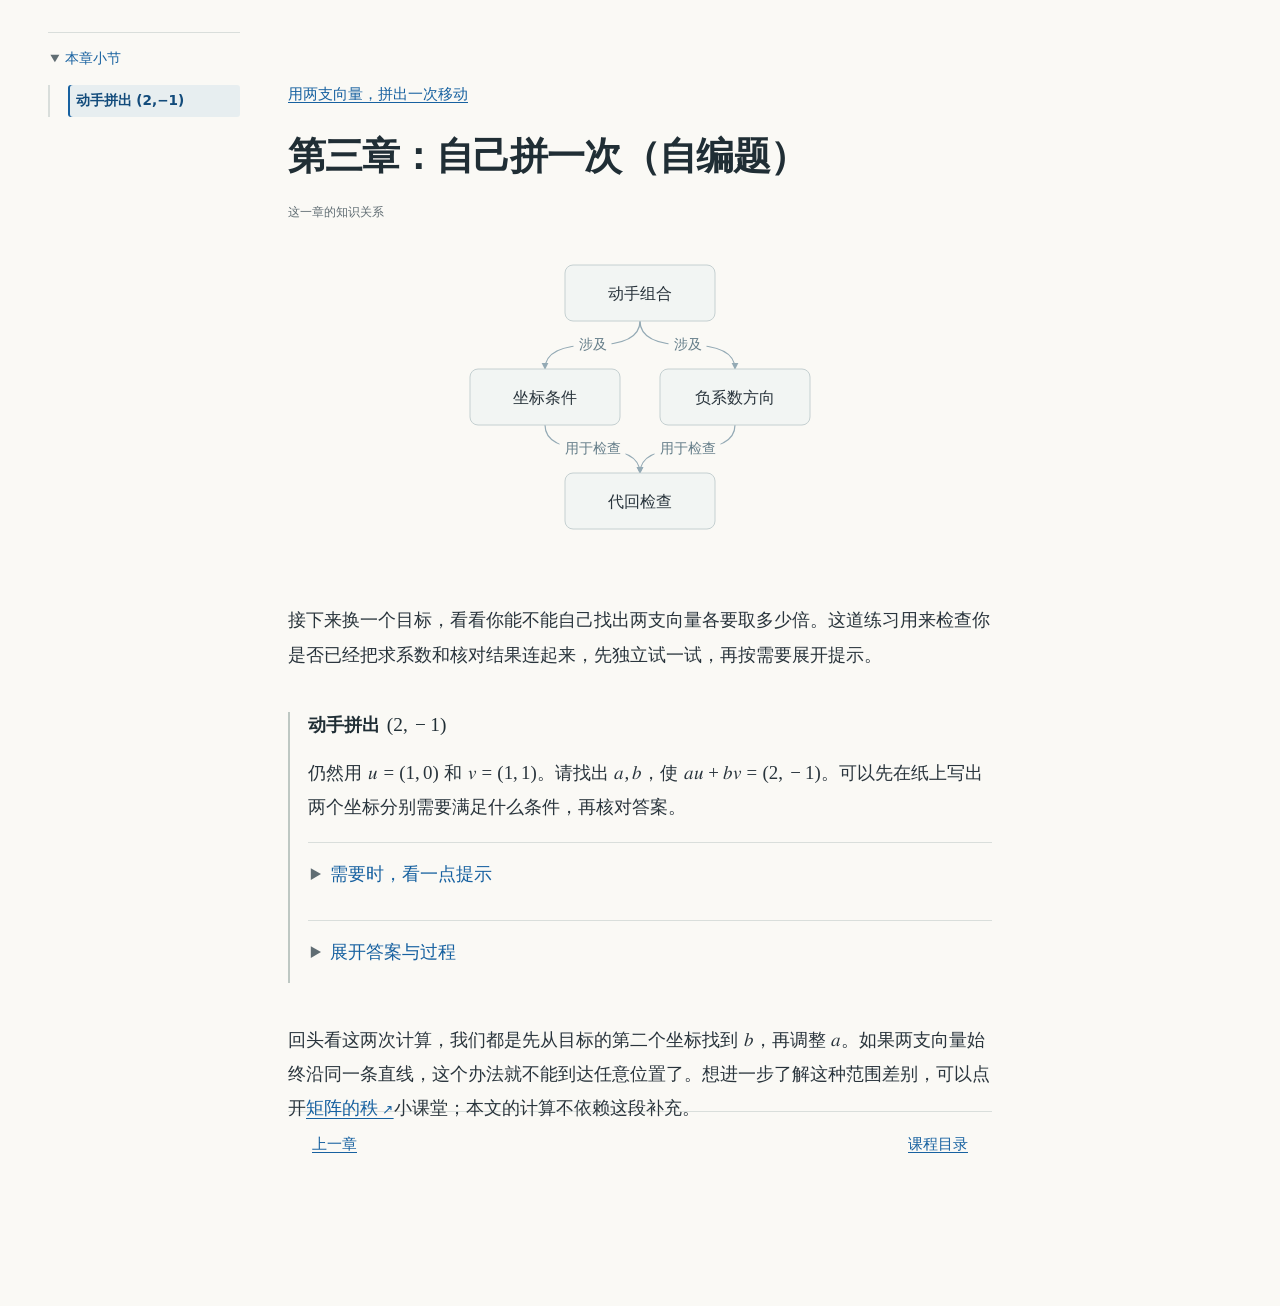
<file: examples/vector-course/chapters/chapter-03.html>
<!doctype html>
<html lang="zh-CN">
<head>
<meta charset="utf-8">
<meta name="viewport" content="width=device-width, initial-scale=1">
<title>第三章：自己拼一次（自编题） · 用两支向量，拼出一次移动</title>
<style>
/* Local reading styles. No remote fonts, images, or other dependencies. */
:root {
  color-scheme: light;
  --paper: #faf9f5;
  --ink: #29343c;
  --muted: #606d73;
  --rule: #d9dedb;
  --link: #1761a0;
  --focus: #124b7b;
  --code: #f0f1ed;
  --measure: 44rem;
  --sidebar-width: 12rem;
}

* {
  box-sizing: border-box;
}

html {
  background: var(--paper);
  scroll-behavior: smooth;
  text-size-adjust: 100%;
  -webkit-text-size-adjust: 100%;
}

body {
  margin: 0;
  color: var(--ink);
  font-family: system-ui, -apple-system, BlinkMacSystemFont, "Segoe UI",
    "PingFang SC", "Microsoft YaHei", sans-serif;
  font-size: 1.125rem;
  line-height: 1.9;
  overflow-wrap: break-word;
}

.skip-link {
  position: absolute;
  z-index: 2;
  top: 0.5rem;
  left: 1rem;
  padding: 0.25rem 0.6rem;
  background: var(--paper);
  transform: translateY(-200%);
}

.skip-link:focus {
  transform: none;
}

.reader-layout {
  width: 100%;
}

.reader-main {
  width: min(100%, calc(var(--measure) + 3rem));
  min-width: 0;
  margin-inline: auto;
}

.site-header,
.toc,
.course-content,
.chapter-pagination {
  width: min(100%, calc(var(--measure) + 3rem));
  margin-inline: auto;
  padding-inline: 1.5rem;
}

.site-header {
  padding-top: clamp(2.5rem, 7vw, 5rem);
  padding-bottom: 1.25rem;
}

h1,
h2,
h3,
h4 {
  color: #202e35;
  font-weight: 650;
  line-height: 1.45;
  text-wrap: pretty;
}

h1 {
  margin: 0 0 0.7rem;
  font-size: clamp(1.7rem, 4.6vw, 2.35rem);
  letter-spacing: -0.025em;
}

.subtitle {
  margin: 0;
  color: var(--muted);
  font-size: 0.95rem;
}

.toc {
  margin-top: 0.5rem;
  margin-bottom: 2.5rem;
  color: var(--muted);
  font-size: 0.85rem;
  line-height: 1.75;
}

.toc:empty {
  display: none;
}

.toc > ul,
.toc-disclosure > ul {
  margin: 0;
  padding-left: 1.1rem;
  border-left: 2px solid var(--rule);
  list-style: none;
}

.toc ul ul {
  margin-block: 0.3rem;
  padding-left: 1.25rem;
  list-style: none;
}

.toc li {
  margin-block: 0.35rem;
}

.toc a {
  display: block;
  padding: 0.25rem 0.5rem;
  border-radius: 3px;
  text-decoration: none;
}

.toc a:hover {
  text-decoration: underline;
}

.toc a[aria-current="location"] {
  color: var(--focus);
  background: #e7eef0;
  box-shadow: inset 2px 0 0 var(--link);
  font-weight: 600;
}

.toc-disclosure {
  margin-block: 0;
}

.reader-sidebar .toc {
  margin-top: 1.25rem;
  margin-bottom: 0;
}

.course-content {
  padding-bottom: 5rem;
}

.course-content > :first-child,
.course-content article > :first-child {
  margin-top: 0;
}

.chapter-list {
  margin-block: 1.5rem 2.5rem;
  padding-inline-start: 1.6rem;
}

.chapter-list > li {
  margin-top: 0;
  padding: 0.7rem 0 0.7rem 0.35rem;
  border-bottom: 1px solid var(--rule);
}

.chapter-list > li::marker {
  color: var(--muted);
  font-size: 0.9em;
}

.chapter-list > li > a {
  display: block;
  padding-block: 0.2rem;
  font-weight: 550;
}

.chapter-pagination {
  display: flex;
  flex-wrap: wrap;
  align-items: baseline;
  justify-content: space-between;
  gap: 0.75rem 1.5rem;
  margin-block: -2rem 4rem;
  padding-top: 1rem;
  border-top: 1px solid var(--rule);
  font-size: 0.95rem;
  line-height: 1.7;
}

.chapter-pagination a {
  max-width: 100%;
  padding-block: 0.25rem;
}

.chapter-pagination a[rel="prev"],
.chapter-pagination a[rel="next"] {
  flex: 1 1 10rem;
}

.chapter-pagination .index-link {
  flex: 0 0 auto;
}

.chapter-pagination a[rel="next"] {
  margin-inline-start: auto;
  text-align: right;
}

h2 {
  margin: 2.8rem 0 1rem;
  font-size: 1.4rem;
}

h3 {
  margin: 2rem 0 0.8rem;
  font-size: 1.15rem;
}

h4 {
  margin: 1.6rem 0 0.7rem;
  font-size: 1rem;
}

p,
ul,
ol,
blockquote,
figure {
  margin-block: 1.1rem;
}

ul,
ol {
  padding-left: 1.6em;
}

li + li {
  margin-top: 0.4rem;
}

li > p {
  margin-block: 0.5rem;
}

a {
  color: var(--link);
  text-decoration: underline;
  text-decoration-thickness: 0.07em;
  text-underline-offset: 0.2em;
}

a:hover {
  color: #0b487b;
  text-decoration-thickness: 0.12em;
}

a.term {
  color: var(--link);
  text-decoration-style: solid;
}

a.term::after {
  content: " ↗";
  font-size: 0.75em;
}

.lesson-page section.prerequisite {
  margin-top: 0;
  padding-top: 0;
  border-top: 0;
}

.lesson-page section.prerequisite:target {
  outline: none;
}

.chapter-page .course-content > h1:target {
  outline: none;
}

.lesson-note {
  margin-top: 2rem;
  color: var(--muted);
  font-size: 0.95rem;
}

a.return-link {
  display: inline-block;
  margin-block: 0.4rem;
  font-size: 0.95rem;
}

:focus-visible {
  outline: 3px solid var(--focus);
  outline-offset: 4px;
  border-radius: 2px;
}

[id] {
  scroll-margin-top: 1.5rem;
}

:target {
  outline: 2px solid #b3ccdc;
  outline-offset: 5px;
}

section.prerequisite {
  margin-top: 3rem;
  padding-top: 1rem;
  border-top: 1px solid var(--rule);
}

section.prerequisite > h2:first-child {
  margin-top: 0.8rem;
}

section.exercise {
  margin-block: 2.5rem;
  padding-left: 1.15rem;
  border-left: 2px solid #bec8c3;
}

section.exercise > :first-child {
  margin-top: 0;
}

details {
  margin-block: 1rem;
  padding-block: 0.65rem;
  border-top: 1px solid var(--rule);
}

summary {
  width: fit-content;
  max-width: 100%;
  padding: 0.2rem 0.15rem;
  color: var(--link);
  cursor: pointer;
  font-weight: 550;
}

summary::marker {
  color: var(--muted);
}

details[open] > summary {
  margin-bottom: 0.7rem;
}

details > :last-child {
  margin-bottom: 0.3rem;
}

blockquote {
  margin-inline: 0;
  padding-left: 1rem;
  border-left: 2px solid var(--rule);
  color: var(--muted);
  font-size: 0.96em;
}

blockquote > :first-child {
  margin-top: 0;
}

blockquote > :last-child {
  margin-bottom: 0;
}

code,
pre {
  font-family: "Cascadia Code", "SFMono-Regular", Consolas, "Liberation Mono",
    monospace;
  font-size: 0.88em;
  font-variant-ligatures: none;
}

:not(pre) > code {
  padding: 0.12em 0.3em;
  border-radius: 3px;
  background: var(--code);
}

pre {
  max-width: 100%;
  margin-block: 1.4rem;
  padding: 1rem 1.1rem;
  overflow-x: auto;
  background: var(--code);
  border-radius: 3px;
  line-height: 1.65;
  text-align: left;
  white-space: pre;
  overflow-wrap: normal;
  tab-size: 4;
}

pre code {
  padding: 0;
  background: transparent;
  font-size: 1em;
  white-space: inherit;
}

math {
  font-family: "Cambria Math", "STIX Two Math", "Latin Modern Math", math;
  font-size: 1.05em;
}

math[display="block"],
.math-block,
.math-display {
  display: block;
  max-width: 100%;
  margin-block: 1.45rem;
  padding-block: 0.4rem;
  overflow-x: auto;
  overflow-y: hidden;
  text-align: center;
  white-space: nowrap;
}

.math-block > math,
.math-display > math {
  width: max-content;
  min-width: 100%;
  margin: 0;
  overflow: visible;
}

img,
svg,
video {
  max-width: 100%;
  height: auto;
}

figure {
  margin-inline: 0;
}

figure > img,
figure > svg {
  display: block;
  margin-inline: auto;
}

figcaption,
caption {
  margin-top: 0.7rem;
  color: var(--muted);
  font-size: 0.9rem;
  text-align: left;
}

.chapter-map {
  max-width: 100%;
  margin-block: 1.25rem 2rem;
}

.chapter-map > figcaption {
  margin: 0 0 0.4rem;
  color: var(--muted);
  font-size: 0.75rem;
  font-weight: 400;
  line-height: 1.6;
}

.chapter-map-canvas {
  max-width: 100%;
  padding-block: 0.25rem 0.65rem;
  overflow-x: auto;
  overflow-y: hidden;
  overscroll-behavior-inline: contain;
  scrollbar-width: thin;
  scrollbar-color: #bbc8cc transparent;
}

.chapter-map-canvas:focus-visible {
  outline: 2px solid #9bb4c1;
  outline-offset: 3px;
  border-radius: 3px;
}

/* Keep labels readable at narrow widths; only the diagram scrolls. */
.chapter-map-canvas > svg {
  display: block;
  width: var(--map-width, 100%);
  max-width: none;
  height: auto;
  margin-inline: auto;
  font-family: inherit;
}

.chapter-map-node > rect {
  fill: #f2f5f3;
  stroke: #c5d0d1;
  stroke-width: 1;
}

.chapter-map-node > text {
  fill: var(--ink);
  font-size: 16px;
  font-weight: 500;
}

.chapter-map-edge {
  fill: none;
  stroke: #94aab5;
  stroke-width: 1.2;
}

.chapter-map-arrow {
  fill: #94aab5;
}

.chapter-map-relation {
  fill: #647d89;
  font-size: 14px;
  font-weight: 400;
}

.chapter-map-relation-bg {
  fill: var(--paper);
}

table {
  display: block;
  max-width: 100%;
  margin-block: 1.5rem;
  overflow-x: auto;
  border-collapse: collapse;
  font-size: 0.95em;
}

th,
td {
  padding: 0.55rem 0.85rem;
  border-bottom: 1px solid var(--rule);
  text-align: left;
  vertical-align: top;
}

th {
  color: #202e35;
  font-weight: 600;
}

hr {
  margin-block: 2.5rem;
  border: 0;
  border-top: 1px solid var(--rule);
}

/* Keep the reading column centered in the viewport. The index uses only the
   left margin once it can fit beside the full 47rem reading column. */
@media (min-width: 78rem) {
  .reader-sidebar {
    position: fixed;
    top: 2rem;
    bottom: 2rem;
    inset-inline-start: max(1rem, calc(50% - 23.5rem - var(--sidebar-width) - 1.5rem));
    width: var(--sidebar-width);
    overflow-y: auto;
    overscroll-behavior: contain;
    scrollbar-width: thin;
  }

  .reader-sidebar .toc {
    width: 100%;
    margin: 0;
    padding-inline: 0;
  }
}

@media (prefers-reduced-motion: reduce) {
  html {
    scroll-behavior: auto;
  }
}

@media (max-width: 36rem) {
  body {
    font-size: 1.0625rem;
    line-height: 1.85;
  }

  .site-header,
  .toc,
  .course-content,
  .chapter-pagination {
    padding-inline: 1.15rem;
  }

  h2 {
    margin-top: 2.3rem;
    font-size: 1.3rem;
  }

  section.exercise {
    padding-left: 0.8rem;
  }

  pre {
    padding-inline: 0.8rem;
  }
}

@media print {
  @page {
    margin: 18mm 16mm;
  }

  html,
  body {
    background: #fff;
    color: #000;
  }

  html {
    scroll-behavior: auto;
  }

  .reader-sidebar,
  .skip-link,
  .chapter-pagination {
    display: none;
  }

  .reader-layout,
  .reader-main {
    width: 100%;
    max-width: none;
    margin: 0;
  }

  body {
    font-size: 11pt;
    line-height: 1.7;
  }

  .site-header,
  .toc,
  .course-content {
    width: 100%;
    max-width: none;
    padding: 0;
  }

  .site-header {
    margin-bottom: 1.5rem;
  }

  .course-content {
    padding-bottom: 0;
  }

  a,
  a.term,
  summary {
    color: #000;
  }

  a.return-link {
    display: none;
  }

  :target {
    outline: none;
  }

  h1,
  h2,
  h3,
  h4,
  summary,
  figcaption {
    break-after: avoid;
  }

  p,
  li {
    orphans: 3;
    widows: 3;
  }

  img,
  svg,
  tr {
    break-inside: avoid;
  }

  .chapter-map {
    break-inside: avoid;
  }

  .chapter-map-canvas {
    overflow: visible;
  }

  .chapter-map-canvas > svg {
    width: min(var(--map-width, 100%), 100%);
    max-width: 100%;
  }

  /* reader.js opens details before printing and restores their state afterward.
     These rules also expose the contents in browsers with CSS-only support. */
  details::details-content {
    display: block !important;
    content-visibility: visible !important;
    height: auto !important;
  }

  details:not([open]) > :not(summary) {
    display: block !important;
  }

  details > summary {
    margin-bottom: 0.7rem;
  }

  pre {
    overflow: visible;
    white-space: pre-wrap;
    overflow-wrap: anywhere;
  }

  table {
    display: table;
    width: 100%;
    overflow: visible;
  }

  math[display="block"],
  .math-block,
  .math-display {
    overflow: visible;
    white-space: normal;
  }
}

</style>
</head>
<body class="chapter-page">
<a class="skip-link" href="#content">跳到正文</a><div class="reader-layout"><aside class="reader-sidebar" aria-label="本章小节索引"><nav class="toc" aria-label="本章小节"><details class="toc-disclosure" open><summary>本章小节</summary><ul><li><a class="topic-link" href="#%E5%8A%A8%E6%89%8B%E6%8B%BC%E5%87%BA-21">动手拼出 (2,−1)</a></li></ul></details></nav></aside><div class="reader-main"><header class="site-header"><p class="subtitle"><a href="../index.html">用两支向量，拼出一次移动</a></p></header><main id="content" class="course-content"><h1 id="第三章自己拼一次自编题">第三章：自己拼一次（自编题）</h1>
<figure class="chapter-map"><figcaption>这一章的知识关系</figcaption><div class="chapter-map-canvas" tabindex="0"><svg role="img" aria-labelledby="chapter-map-3-title chapter-map-3-desc" viewBox="0 0 388 328" width="388" height="328" style="--map-width: 388px"><title id="chapter-map-3-title">这一章的知识关系</title><desc id="chapter-map-3-desc">节点：动手组合、坐标条件、负系数方向、代回检查。关系：动手组合 涉及 坐标条件；动手组合 涉及 负系数方向；坐标条件 用于检查 代回检查；负系数方向 用于检查 代回检查。</desc><defs><marker id="chapter-map-3-arrow" viewBox="0 0 10 10" refX="9" refY="5" markerWidth="6" markerHeight="6" orient="auto-start-reverse"><path class="chapter-map-arrow" d="M 0 0 L 10 5 L 0 10 z"></path></marker></defs><path class="chapter-map-edge" d="M 194 88 Q 194 112, 146.5 112 Q 99 112, 99 136" marker-end="url(#chapter-map-3-arrow)"></path><path class="chapter-map-edge" d="M 194 88 Q 194 112, 241.5 112 Q 289 112, 289 136" marker-end="url(#chapter-map-3-arrow)"></path><path class="chapter-map-edge" d="M 99 192 Q 99 216, 146.5 216 Q 194 216, 194 240" marker-end="url(#chapter-map-3-arrow)"></path><path class="chapter-map-edge" d="M 289 192 Q 289 216, 241.5 216 Q 194 216, 194 240" marker-end="url(#chapter-map-3-arrow)"></path><rect class="chapter-map-relation-bg" x="127.5" y="103" width="38" height="19" rx="3"></rect><text class="chapter-map-relation" x="146.5" y="116" text-anchor="middle">涉及</text><rect class="chapter-map-relation-bg" x="222.5" y="103" width="38" height="19" rx="3"></rect><text class="chapter-map-relation" x="241.5" y="116" text-anchor="middle">涉及</text><rect class="chapter-map-relation-bg" x="113.5" y="207" width="66" height="19" rx="3"></rect><text class="chapter-map-relation" x="146.5" y="220" text-anchor="middle">用于检查</text><rect class="chapter-map-relation-bg" x="208.5" y="207" width="66" height="19" rx="3"></rect><text class="chapter-map-relation" x="241.5" y="220" text-anchor="middle">用于检查</text><g class="chapter-map-node"><rect x="119" y="32" width="150" height="56" rx="8"></rect><text text-anchor="middle"><tspan x="194" y="66">动手组合</tspan></text></g><g class="chapter-map-node"><rect x="24" y="136" width="150" height="56" rx="8"></rect><text text-anchor="middle"><tspan x="99" y="170">坐标条件</tspan></text></g><g class="chapter-map-node"><rect x="214" y="136" width="150" height="56" rx="8"></rect><text text-anchor="middle"><tspan x="289" y="170">负系数方向</tspan></text></g><g class="chapter-map-node"><rect x="119" y="240" width="150" height="56" rx="8"></rect><text text-anchor="middle"><tspan x="194" y="274">代回检查</tspan></text></g></svg></div></figure>
<p>接下来换一个目标，看看你能不能自己找出两支向量各要取多少倍。这道练习用来检查你是否已经把求系数和核对结果连起来，先独立试一试，再按需要展开提示。</p>
<section class="exercise" id="exercise-demo">
<h3 id="动手拼出-21">动手拼出 <math aria-label="(2,-1)" xmlns="http://www.w3.org/1998/Math/MathML" display="inline"><mrow><mo stretchy="false">&#x00028;</mo><mn>2</mn><mo>&#x0002C;</mo><mo>&#x02212;</mo><mn>1</mn><mo stretchy="false">&#x00029;</mo></mrow></math></h3>
<p>仍然用 <math aria-label="u=(1,0)" xmlns="http://www.w3.org/1998/Math/MathML" display="inline"><mrow><mi>u</mi><mo>&#x0003D;</mo><mo stretchy="false">&#x00028;</mo><mn>1</mn><mo>&#x0002C;</mo><mn>0</mn><mo stretchy="false">&#x00029;</mo></mrow></math> 和 <math aria-label="v=(1,1)" xmlns="http://www.w3.org/1998/Math/MathML" display="inline"><mrow><mi>v</mi><mo>&#x0003D;</mo><mo stretchy="false">&#x00028;</mo><mn>1</mn><mo>&#x0002C;</mo><mn>1</mn><mo stretchy="false">&#x00029;</mo></mrow></math>。请找出 <math aria-label="a,b" xmlns="http://www.w3.org/1998/Math/MathML" display="inline"><mrow><mi>a</mi><mo>&#x0002C;</mo><mi>b</mi></mrow></math>，使 <math aria-label="a u+b v=(2,-1)" xmlns="http://www.w3.org/1998/Math/MathML" display="inline"><mrow><mi>a</mi><mi>u</mi><mo>&#x0002B;</mo><mi>b</mi><mi>v</mi><mo>&#x0003D;</mo><mo stretchy="false">&#x00028;</mo><mn>2</mn><mo>&#x0002C;</mo><mo>&#x02212;</mo><mn>1</mn><mo stretchy="false">&#x00029;</mo></mrow></math>。可以先在纸上写出两个坐标分别需要满足什么条件，再核对答案。</p>
<details class="hint">
<summary>需要时，看一点提示</summary>
<p>先看第二个坐标。<math aria-label="u" xmlns="http://www.w3.org/1998/Math/MathML" display="inline"><mrow><mi>u</mi></mrow></math> 对上下移动没有贡献，所以这个坐标完全由 <math aria-label="b v" xmlns="http://www.w3.org/1998/Math/MathML" display="inline"><mrow><mi>b</mi><mi>v</mi></mrow></math> 决定。负系数是允许的，它表示把向量的方向反过来。</p>
</details>
<details class="solution">
<summary>展开答案与过程</summary>
<p>由于 <math aria-label="a u+b v=(a+b,b)" xmlns="http://www.w3.org/1998/Math/MathML" display="inline"><mrow><mi>a</mi><mi>u</mi><mo>&#x0002B;</mo><mi>b</mi><mi>v</mi><mo>&#x0003D;</mo><mo stretchy="false">&#x00028;</mo><mi>a</mi><mo>&#x0002B;</mo><mi>b</mi><mo>&#x0002C;</mo><mi>b</mi><mo stretchy="false">&#x00029;</mo></mrow></math>，我们需要：</p>
<div class="math-block" tabindex="0" aria-label="公式"><math aria-label="\begin{cases}
a+b=2,\\
b=-1.
\end{cases}" xmlns="http://www.w3.org/1998/Math/MathML" display="block"><mrow><mrow><mo stretchy="true" fence="true" form="prefix">&#x0007B;</mo><mtable><mtr><mtd columnalign="left"><mi>a</mi><mo>&#x0002B;</mo><mi>b</mi><mo>&#x0003D;</mo><mn>2</mn><mo>&#x0002C;</mo></mtd></mtr><mtr><mtd columnalign="left"><mi>b</mi><mo>&#x0003D;</mo><mo>&#x02212;</mo><mn>1</mn><mo>&#x0002E;</mo></mtd></mtr></mtable></mrow></mrow></math></div>
<p>先由第二行得到 <math aria-label="b=-1" xmlns="http://www.w3.org/1998/Math/MathML" display="inline"><mrow><mi>b</mi><mo>&#x0003D;</mo><mo>&#x02212;</mo><mn>1</mn></mrow></math>，代入第一行就是 <math aria-label="a-1=2" xmlns="http://www.w3.org/1998/Math/MathML" display="inline"><mrow><mi>a</mi><mo>&#x02212;</mo><mn>1</mn><mo>&#x0003D;</mo><mn>2</mn></mrow></math>。等式两边都加上 <math aria-label="1" xmlns="http://www.w3.org/1998/Math/MathML" display="inline"><mrow><mn>1</mn></mrow></math>，得到 <math aria-label="a=3" xmlns="http://www.w3.org/1998/Math/MathML" display="inline"><mrow><mi>a</mi><mo>&#x0003D;</mo><mn>3</mn></mrow></math>。</p>
<p>这里减去 <math aria-label="v" xmlns="http://www.w3.org/1998/Math/MathML" display="inline"><mrow><mi>v</mi></mrow></math>，等于加上反向移动 <math aria-label="-v=(-1,-1)" xmlns="http://www.w3.org/1998/Math/MathML" display="inline"><mrow><mo>&#x02212;</mo><mi>v</mi><mo>&#x0003D;</mo><mo stretchy="false">&#x00028;</mo><mo>&#x02212;</mo><mn>1</mn><mo>&#x0002C;</mo><mo>&#x02212;</mo><mn>1</mn><mo stretchy="false">&#x00029;</mo></mrow></math>。注意它的两个坐标都要变号，不能只改第二个。所以 <math aria-label="3u-v=(3,0)+(-1,-1)=(2,-1)" xmlns="http://www.w3.org/1998/Math/MathML" display="inline"><mrow><mn>3</mn><mi>u</mi><mo>&#x02212;</mo><mi>v</mi><mo>&#x0003D;</mo><mo stretchy="false">&#x00028;</mo><mn>3</mn><mo>&#x0002C;</mo><mn>0</mn><mo stretchy="false">&#x00029;</mo><mo>&#x0002B;</mo><mo stretchy="false">&#x00028;</mo><mo>&#x02212;</mo><mn>1</mn><mo>&#x0002C;</mo><mo>&#x02212;</mo><mn>1</mn><mo stretchy="false">&#x00029;</mo><mo>&#x0003D;</mo><mo stretchy="false">&#x00028;</mo><mn>2</mn><mo>&#x0002C;</mo><mo>&#x02212;</mo><mn>1</mn><mo stretchy="false">&#x00029;</mo></mrow></math>，两个坐标都对上了目标。</p>
</details>
</section>
<p>回头看这两次计算，我们都是先从目标的第二个坐标找到 <math aria-label="b" xmlns="http://www.w3.org/1998/Math/MathML" display="inline"><mrow><mi>b</mi></mrow></math>，再调整 <math aria-label="a" xmlns="http://www.w3.org/1998/Math/MathML" display="inline"><mrow><mi>a</mi></mrow></math>。如果两支向量始终沿同一条直线，这个办法就不能到达任意位置了。想进一步了解这种范围差别，可以点开<a id="mention-rank-again" class="term" href="../lessons/lesson-5607a40e3782029a.html#term-rank" target="_blank" rel="noopener noreferrer" title="在新标签页打开小课堂">矩阵的秩</a>小课堂；本文的计算不依赖这段补充。</p>
<nav class="chapter-pagination" aria-label="章节翻页"><a rel="prev" href="chapter-02.html#%E7%AC%AC%E4%BA%8C%E7%AB%A0%E8%B7%9F%E7%9D%80%E6%8B%BC%E4%B8%80%E6%AC%A1%E5%88%B0%E8%BE%BE-32">上一章</a><a class="index-link" href="../index.html">课程目录</a></nav></main></div></div>
<script>
/* Small, offline enhancements. Ordinary links and details work without JS. */
(() => {
  "use strict";

  let printState = null;

  const preparePrint = () => {
    if (printState !== null) return;
    printState = new Map();
    document.querySelectorAll("details").forEach((detail) => {
      printState.set(detail, detail.open);
      detail.open = true;
    });
  };

  const restoreAfterPrint = () => {
    if (printState === null) return;
    printState.forEach((wasOpen, detail) => {
      detail.open = wasOpen;
    });
    printState = null;
  };

  window.addEventListener("beforeprint", preparePrint);
  window.addEventListener("afterprint", restoreAfterPrint);

  // A print media change covers browsers that omit one of the print events.
  if (typeof window.matchMedia === "function") {
    const printMedia = window.matchMedia("print");
    const onPrintChange = (event) => {
      if (event.matches) preparePrint();
      else restoreAfterPrint();
    };
    if (typeof printMedia.addEventListener === "function") {
      printMedia.addEventListener("change", onPrintChange);
    } else if (typeof printMedia.addListener === "function") {
      printMedia.addListener(onPrintChange);
    }
  }

  const toc = document.querySelector(".reader-sidebar .toc");
  const content = document.querySelector(".reader-main .course-content");
  if (!toc || !content) return;

  const disclosure = toc.querySelector(".toc-disclosure");
  const desktopMedia = typeof window.matchMedia === "function"
    ? window.matchMedia("(min-width: 78rem)")
    : null;

  const syncDisclosure = () => {
    if (!disclosure || !desktopMedia) return;
    // Printing can change viewport media; preserve the original disclosure state.
    if (printState === null) disclosure.open = desktopMedia.matches;
  };
  syncDisclosure();
  if (desktopMedia) {
    if (typeof desktopMedia.addEventListener === "function") {
      desktopMedia.addEventListener("change", syncDisclosure);
    } else if (typeof desktopMedia.addListener === "function") {
      desktopMedia.addListener(syncDisclosure);
    }
  }

  const entries = Array.from(toc.querySelectorAll('a.topic-link[href^="#"]'))
    .map((link) => {
      let id;
      try {
        id = decodeURIComponent(link.getAttribute("href").slice(1));
      } catch {
        return null;
      }
      const heading = document.getElementById(id);
      return heading && content.contains(heading) && heading.matches("h3")
        ? { link, heading }
        : null;
    })
    .filter(Boolean);

  toc.addEventListener("click", (event) => {
    if (!disclosure || !desktopMedia || desktopMedia.matches) return;
    if (event.button !== 0 || event.metaKey || event.ctrlKey || event.shiftKey || event.altKey) return;
    const link = event.target.closest('a.topic-link[href^="#"]');
    const target = link && (link.getAttribute("target") || "_self").toLowerCase();
    if (link && entries.some((entry) => entry.link === link) &&
        ["_self", "_top", "_parent"].includes(target) &&
        link.getAttribute("download") === null) {
      disclosure.open = false;
    }
    // The browser follows the local fragment with native scrolling and history.
  });

  if (!entries.length) return;
  const sidebar = toc.closest(".reader-sidebar");
  let active = null;
  let framePending = false;

  const updateCurrentSection = () => {
    framePending = false;
    const activationLine = Math.min(window.innerHeight * 0.25, 160);
    let current = entries[0];
    for (const entry of entries) {
      if (entry.heading.getBoundingClientRect().top > activationLine) break;
      current = entry;
    }
    // A short final section may never reach the activation line.
    if (window.scrollY > 0 &&
        window.scrollY + window.innerHeight >= document.documentElement.scrollHeight - 2) {
      current = entries[entries.length - 1];
    }
    if (active === current) return;
    entries.forEach(({ link }) => {
      if (link.getAttribute("aria-current") === "location") link.removeAttribute("aria-current");
    });
    current.link.setAttribute("aria-current", "location");
    active = current;

    // Keep the current item visible by moving only the index's own scroll area.
    if (sidebar && desktopMedia && desktopMedia.matches) {
      const item = current.link.getBoundingClientRect();
      const bounds = sidebar.getBoundingClientRect();
      if (item.top < bounds.top + 8) sidebar.scrollTop += item.top - bounds.top - 8;
      else if (item.bottom > bounds.bottom - 8) sidebar.scrollTop += item.bottom - bounds.bottom + 8;
    }
  };

  const scheduleUpdate = () => {
    if (framePending) return;
    framePending = true;
    window.requestAnimationFrame(updateCurrentSection);
  };

  window.addEventListener("scroll", scheduleUpdate, { passive: true });
  window.addEventListener("resize", scheduleUpdate);
  window.addEventListener("hashchange", scheduleUpdate);
  window.addEventListener("afterprint", scheduleUpdate);
  scheduleUpdate();
})();

</script>
</body>
</html>
</file>
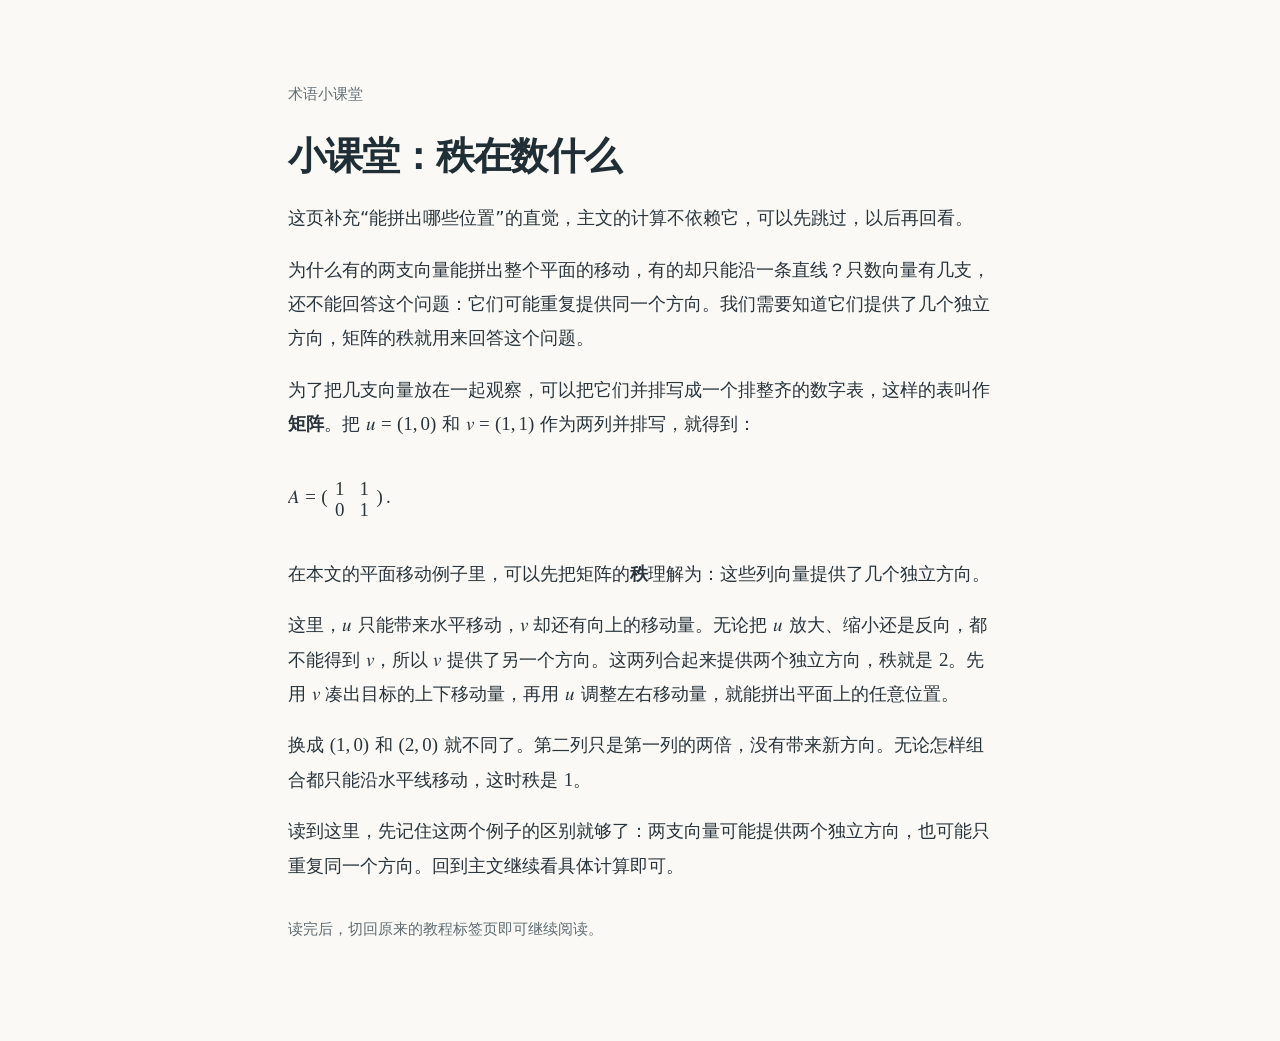
<file: examples/vector-course/lessons/lesson-5607a40e3782029a.html>
<!doctype html>
<html lang="zh-CN">
<head>
<meta charset="utf-8">
<meta name="viewport" content="width=device-width, initial-scale=1">
<title>小课堂：秩在数什么</title>
<style>
/* Local reading styles. No remote fonts, images, or other dependencies. */
:root {
  color-scheme: light;
  --paper: #faf9f5;
  --ink: #29343c;
  --muted: #606d73;
  --rule: #d9dedb;
  --link: #1761a0;
  --focus: #124b7b;
  --code: #f0f1ed;
  --measure: 44rem;
  --sidebar-width: 12rem;
}

* {
  box-sizing: border-box;
}

html {
  background: var(--paper);
  scroll-behavior: smooth;
  text-size-adjust: 100%;
  -webkit-text-size-adjust: 100%;
}

body {
  margin: 0;
  color: var(--ink);
  font-family: system-ui, -apple-system, BlinkMacSystemFont, "Segoe UI",
    "PingFang SC", "Microsoft YaHei", sans-serif;
  font-size: 1.125rem;
  line-height: 1.9;
  overflow-wrap: break-word;
}

.skip-link {
  position: absolute;
  z-index: 2;
  top: 0.5rem;
  left: 1rem;
  padding: 0.25rem 0.6rem;
  background: var(--paper);
  transform: translateY(-200%);
}

.skip-link:focus {
  transform: none;
}

.reader-layout {
  width: 100%;
}

.reader-main {
  width: min(100%, calc(var(--measure) + 3rem));
  min-width: 0;
  margin-inline: auto;
}

.site-header,
.toc,
.course-content,
.chapter-pagination {
  width: min(100%, calc(var(--measure) + 3rem));
  margin-inline: auto;
  padding-inline: 1.5rem;
}

.site-header {
  padding-top: clamp(2.5rem, 7vw, 5rem);
  padding-bottom: 1.25rem;
}

h1,
h2,
h3,
h4 {
  color: #202e35;
  font-weight: 650;
  line-height: 1.45;
  text-wrap: pretty;
}

h1 {
  margin: 0 0 0.7rem;
  font-size: clamp(1.7rem, 4.6vw, 2.35rem);
  letter-spacing: -0.025em;
}

.subtitle {
  margin: 0;
  color: var(--muted);
  font-size: 0.95rem;
}

.toc {
  margin-top: 0.5rem;
  margin-bottom: 2.5rem;
  color: var(--muted);
  font-size: 0.85rem;
  line-height: 1.75;
}

.toc:empty {
  display: none;
}

.toc > ul,
.toc-disclosure > ul {
  margin: 0;
  padding-left: 1.1rem;
  border-left: 2px solid var(--rule);
  list-style: none;
}

.toc ul ul {
  margin-block: 0.3rem;
  padding-left: 1.25rem;
  list-style: none;
}

.toc li {
  margin-block: 0.35rem;
}

.toc a {
  display: block;
  padding: 0.25rem 0.5rem;
  border-radius: 3px;
  text-decoration: none;
}

.toc a:hover {
  text-decoration: underline;
}

.toc a[aria-current="location"] {
  color: var(--focus);
  background: #e7eef0;
  box-shadow: inset 2px 0 0 var(--link);
  font-weight: 600;
}

.toc-disclosure {
  margin-block: 0;
}

.reader-sidebar .toc {
  margin-top: 1.25rem;
  margin-bottom: 0;
}

.course-content {
  padding-bottom: 5rem;
}

.course-content > :first-child,
.course-content article > :first-child {
  margin-top: 0;
}

.chapter-list {
  margin-block: 1.5rem 2.5rem;
  padding-inline-start: 1.6rem;
}

.chapter-list > li {
  margin-top: 0;
  padding: 0.7rem 0 0.7rem 0.35rem;
  border-bottom: 1px solid var(--rule);
}

.chapter-list > li::marker {
  color: var(--muted);
  font-size: 0.9em;
}

.chapter-list > li > a {
  display: block;
  padding-block: 0.2rem;
  font-weight: 550;
}

.chapter-pagination {
  display: flex;
  flex-wrap: wrap;
  align-items: baseline;
  justify-content: space-between;
  gap: 0.75rem 1.5rem;
  margin-block: -2rem 4rem;
  padding-top: 1rem;
  border-top: 1px solid var(--rule);
  font-size: 0.95rem;
  line-height: 1.7;
}

.chapter-pagination a {
  max-width: 100%;
  padding-block: 0.25rem;
}

.chapter-pagination a[rel="prev"],
.chapter-pagination a[rel="next"] {
  flex: 1 1 10rem;
}

.chapter-pagination .index-link {
  flex: 0 0 auto;
}

.chapter-pagination a[rel="next"] {
  margin-inline-start: auto;
  text-align: right;
}

h2 {
  margin: 2.8rem 0 1rem;
  font-size: 1.4rem;
}

h3 {
  margin: 2rem 0 0.8rem;
  font-size: 1.15rem;
}

h4 {
  margin: 1.6rem 0 0.7rem;
  font-size: 1rem;
}

p,
ul,
ol,
blockquote,
figure {
  margin-block: 1.1rem;
}

ul,
ol {
  padding-left: 1.6em;
}

li + li {
  margin-top: 0.4rem;
}

li > p {
  margin-block: 0.5rem;
}

a {
  color: var(--link);
  text-decoration: underline;
  text-decoration-thickness: 0.07em;
  text-underline-offset: 0.2em;
}

a:hover {
  color: #0b487b;
  text-decoration-thickness: 0.12em;
}

a.term {
  color: var(--link);
  text-decoration-style: solid;
}

a.term::after {
  content: " ↗";
  font-size: 0.75em;
}

.lesson-page section.prerequisite {
  margin-top: 0;
  padding-top: 0;
  border-top: 0;
}

.lesson-page section.prerequisite:target {
  outline: none;
}

.chapter-page .course-content > h1:target {
  outline: none;
}

.lesson-note {
  margin-top: 2rem;
  color: var(--muted);
  font-size: 0.95rem;
}

a.return-link {
  display: inline-block;
  margin-block: 0.4rem;
  font-size: 0.95rem;
}

:focus-visible {
  outline: 3px solid var(--focus);
  outline-offset: 4px;
  border-radius: 2px;
}

[id] {
  scroll-margin-top: 1.5rem;
}

:target {
  outline: 2px solid #b3ccdc;
  outline-offset: 5px;
}

section.prerequisite {
  margin-top: 3rem;
  padding-top: 1rem;
  border-top: 1px solid var(--rule);
}

section.prerequisite > h2:first-child {
  margin-top: 0.8rem;
}

section.exercise {
  margin-block: 2.5rem;
  padding-left: 1.15rem;
  border-left: 2px solid #bec8c3;
}

section.exercise > :first-child {
  margin-top: 0;
}

details {
  margin-block: 1rem;
  padding-block: 0.65rem;
  border-top: 1px solid var(--rule);
}

summary {
  width: fit-content;
  max-width: 100%;
  padding: 0.2rem 0.15rem;
  color: var(--link);
  cursor: pointer;
  font-weight: 550;
}

summary::marker {
  color: var(--muted);
}

details[open] > summary {
  margin-bottom: 0.7rem;
}

details > :last-child {
  margin-bottom: 0.3rem;
}

blockquote {
  margin-inline: 0;
  padding-left: 1rem;
  border-left: 2px solid var(--rule);
  color: var(--muted);
  font-size: 0.96em;
}

blockquote > :first-child {
  margin-top: 0;
}

blockquote > :last-child {
  margin-bottom: 0;
}

code,
pre {
  font-family: "Cascadia Code", "SFMono-Regular", Consolas, "Liberation Mono",
    monospace;
  font-size: 0.88em;
  font-variant-ligatures: none;
}

:not(pre) > code {
  padding: 0.12em 0.3em;
  border-radius: 3px;
  background: var(--code);
}

pre {
  max-width: 100%;
  margin-block: 1.4rem;
  padding: 1rem 1.1rem;
  overflow-x: auto;
  background: var(--code);
  border-radius: 3px;
  line-height: 1.65;
  text-align: left;
  white-space: pre;
  overflow-wrap: normal;
  tab-size: 4;
}

pre code {
  padding: 0;
  background: transparent;
  font-size: 1em;
  white-space: inherit;
}

math {
  font-family: "Cambria Math", "STIX Two Math", "Latin Modern Math", math;
  font-size: 1.05em;
}

math[display="block"],
.math-block,
.math-display {
  display: block;
  max-width: 100%;
  margin-block: 1.45rem;
  padding-block: 0.4rem;
  overflow-x: auto;
  overflow-y: hidden;
  text-align: center;
  white-space: nowrap;
}

.math-block > math,
.math-display > math {
  width: max-content;
  min-width: 100%;
  margin: 0;
  overflow: visible;
}

img,
svg,
video {
  max-width: 100%;
  height: auto;
}

figure {
  margin-inline: 0;
}

figure > img,
figure > svg {
  display: block;
  margin-inline: auto;
}

figcaption,
caption {
  margin-top: 0.7rem;
  color: var(--muted);
  font-size: 0.9rem;
  text-align: left;
}

.chapter-map {
  max-width: 100%;
  margin-block: 1.25rem 2rem;
}

.chapter-map > figcaption {
  margin: 0 0 0.4rem;
  color: var(--muted);
  font-size: 0.75rem;
  font-weight: 400;
  line-height: 1.6;
}

.chapter-map-canvas {
  max-width: 100%;
  padding-block: 0.25rem 0.65rem;
  overflow-x: auto;
  overflow-y: hidden;
  overscroll-behavior-inline: contain;
  scrollbar-width: thin;
  scrollbar-color: #bbc8cc transparent;
}

.chapter-map-canvas:focus-visible {
  outline: 2px solid #9bb4c1;
  outline-offset: 3px;
  border-radius: 3px;
}

/* Keep labels readable at narrow widths; only the diagram scrolls. */
.chapter-map-canvas > svg {
  display: block;
  width: var(--map-width, 100%);
  max-width: none;
  height: auto;
  margin-inline: auto;
  font-family: inherit;
}

.chapter-map-node > rect {
  fill: #f2f5f3;
  stroke: #c5d0d1;
  stroke-width: 1;
}

.chapter-map-node > text {
  fill: var(--ink);
  font-size: 16px;
  font-weight: 500;
}

.chapter-map-edge {
  fill: none;
  stroke: #94aab5;
  stroke-width: 1.2;
}

.chapter-map-arrow {
  fill: #94aab5;
}

.chapter-map-relation {
  fill: #647d89;
  font-size: 14px;
  font-weight: 400;
}

.chapter-map-relation-bg {
  fill: var(--paper);
}

table {
  display: block;
  max-width: 100%;
  margin-block: 1.5rem;
  overflow-x: auto;
  border-collapse: collapse;
  font-size: 0.95em;
}

th,
td {
  padding: 0.55rem 0.85rem;
  border-bottom: 1px solid var(--rule);
  text-align: left;
  vertical-align: top;
}

th {
  color: #202e35;
  font-weight: 600;
}

hr {
  margin-block: 2.5rem;
  border: 0;
  border-top: 1px solid var(--rule);
}

/* Keep the reading column centered in the viewport. The index uses only the
   left margin once it can fit beside the full 47rem reading column. */
@media (min-width: 78rem) {
  .reader-sidebar {
    position: fixed;
    top: 2rem;
    bottom: 2rem;
    inset-inline-start: max(1rem, calc(50% - 23.5rem - var(--sidebar-width) - 1.5rem));
    width: var(--sidebar-width);
    overflow-y: auto;
    overscroll-behavior: contain;
    scrollbar-width: thin;
  }

  .reader-sidebar .toc {
    width: 100%;
    margin: 0;
    padding-inline: 0;
  }
}

@media (prefers-reduced-motion: reduce) {
  html {
    scroll-behavior: auto;
  }
}

@media (max-width: 36rem) {
  body {
    font-size: 1.0625rem;
    line-height: 1.85;
  }

  .site-header,
  .toc,
  .course-content,
  .chapter-pagination {
    padding-inline: 1.15rem;
  }

  h2 {
    margin-top: 2.3rem;
    font-size: 1.3rem;
  }

  section.exercise {
    padding-left: 0.8rem;
  }

  pre {
    padding-inline: 0.8rem;
  }
}

@media print {
  @page {
    margin: 18mm 16mm;
  }

  html,
  body {
    background: #fff;
    color: #000;
  }

  html {
    scroll-behavior: auto;
  }

  .reader-sidebar,
  .skip-link,
  .chapter-pagination {
    display: none;
  }

  .reader-layout,
  .reader-main {
    width: 100%;
    max-width: none;
    margin: 0;
  }

  body {
    font-size: 11pt;
    line-height: 1.7;
  }

  .site-header,
  .toc,
  .course-content {
    width: 100%;
    max-width: none;
    padding: 0;
  }

  .site-header {
    margin-bottom: 1.5rem;
  }

  .course-content {
    padding-bottom: 0;
  }

  a,
  a.term,
  summary {
    color: #000;
  }

  a.return-link {
    display: none;
  }

  :target {
    outline: none;
  }

  h1,
  h2,
  h3,
  h4,
  summary,
  figcaption {
    break-after: avoid;
  }

  p,
  li {
    orphans: 3;
    widows: 3;
  }

  img,
  svg,
  tr {
    break-inside: avoid;
  }

  .chapter-map {
    break-inside: avoid;
  }

  .chapter-map-canvas {
    overflow: visible;
  }

  .chapter-map-canvas > svg {
    width: min(var(--map-width, 100%), 100%);
    max-width: 100%;
  }

  /* reader.js opens details before printing and restores their state afterward.
     These rules also expose the contents in browsers with CSS-only support. */
  details::details-content {
    display: block !important;
    content-visibility: visible !important;
    height: auto !important;
  }

  details:not([open]) > :not(summary) {
    display: block !important;
  }

  details > summary {
    margin-bottom: 0.7rem;
  }

  pre {
    overflow: visible;
    white-space: pre-wrap;
    overflow-wrap: anywhere;
  }

  table {
    display: table;
    width: 100%;
    overflow: visible;
  }

  math[display="block"],
  .math-block,
  .math-display {
    overflow: visible;
    white-space: normal;
  }
}

</style>
</head>
<body class="lesson-page">
<a class="skip-link" href="#content">跳到正文</a><header class="site-header"><p class="subtitle">术语小课堂</p></header><main id="content" class="course-content"><section class="prerequisite" id="term-rank">
<h1 id="小课堂秩在数什么">小课堂：秩在数什么</h1>
<p>这页补充“能拼出哪些位置”的直觉，主文的计算不依赖它，可以先跳过，以后再回看。</p>
<p>为什么有的两支向量能拼出整个平面的移动，有的却只能沿一条直线？只数向量有几支，还不能回答这个问题：它们可能重复提供同一个方向。我们需要知道它们提供了几个独立方向，矩阵的秩就用来回答这个问题。</p>
<p>为了把几支向量放在一起观察，可以把它们并排写成一个排整齐的数字表，这样的表叫作<strong>矩阵</strong>。把 <math aria-label="u=(1,0)" xmlns="http://www.w3.org/1998/Math/MathML" display="inline"><mrow><mi>u</mi><mo>&#x0003D;</mo><mo stretchy="false">&#x00028;</mo><mn>1</mn><mo>&#x0002C;</mo><mn>0</mn><mo stretchy="false">&#x00029;</mo></mrow></math> 和 <math aria-label="v=(1,1)" xmlns="http://www.w3.org/1998/Math/MathML" display="inline"><mrow><mi>v</mi><mo>&#x0003D;</mo><mo stretchy="false">&#x00028;</mo><mn>1</mn><mo>&#x0002C;</mo><mn>1</mn><mo stretchy="false">&#x00029;</mo></mrow></math> 作为两列并排写，就得到：</p>
<div class="math-block" tabindex="0" aria-label="公式"><math aria-label="A=\begin{pmatrix}1&amp;1\\0&amp;1\end{pmatrix}." xmlns="http://www.w3.org/1998/Math/MathML" display="block"><mrow><mi>A</mi><mo>&#x0003D;</mo><mo>&#x00028;</mo><mtable><mtr><mtd><mn>1</mn></mtd><mtd><mn>1</mn></mtd></mtr><mtr><mtd><mn>0</mn></mtd><mtd><mn>1</mn></mtd></mtr></mtable><mo>&#x00029;</mo><mo>&#x0002E;</mo></mrow></math></div>
<p>在本文的平面移动例子里，可以先把矩阵的<strong>秩</strong>理解为：这些列向量提供了几个独立方向。</p>
<p>这里，<math aria-label="u" xmlns="http://www.w3.org/1998/Math/MathML" display="inline"><mrow><mi>u</mi></mrow></math> 只能带来水平移动，<math aria-label="v" xmlns="http://www.w3.org/1998/Math/MathML" display="inline"><mrow><mi>v</mi></mrow></math> 却还有向上的移动量。无论把 <math aria-label="u" xmlns="http://www.w3.org/1998/Math/MathML" display="inline"><mrow><mi>u</mi></mrow></math> 放大、缩小还是反向，都不能得到 <math aria-label="v" xmlns="http://www.w3.org/1998/Math/MathML" display="inline"><mrow><mi>v</mi></mrow></math>，所以 <math aria-label="v" xmlns="http://www.w3.org/1998/Math/MathML" display="inline"><mrow><mi>v</mi></mrow></math> 提供了另一个方向。这两列合起来提供两个独立方向，秩就是 <math aria-label="2" xmlns="http://www.w3.org/1998/Math/MathML" display="inline"><mrow><mn>2</mn></mrow></math>。先用 <math aria-label="v" xmlns="http://www.w3.org/1998/Math/MathML" display="inline"><mrow><mi>v</mi></mrow></math> 凑出目标的上下移动量，再用 <math aria-label="u" xmlns="http://www.w3.org/1998/Math/MathML" display="inline"><mrow><mi>u</mi></mrow></math> 调整左右移动量，就能拼出平面上的任意位置。</p>
<p>换成 <math aria-label="(1,0)" xmlns="http://www.w3.org/1998/Math/MathML" display="inline"><mrow><mo stretchy="false">&#x00028;</mo><mn>1</mn><mo>&#x0002C;</mo><mn>0</mn><mo stretchy="false">&#x00029;</mo></mrow></math> 和 <math aria-label="(2,0)" xmlns="http://www.w3.org/1998/Math/MathML" display="inline"><mrow><mo stretchy="false">&#x00028;</mo><mn>2</mn><mo>&#x0002C;</mo><mn>0</mn><mo stretchy="false">&#x00029;</mo></mrow></math> 就不同了。第二列只是第一列的两倍，没有带来新方向。无论怎样组合都只能沿水平线移动，这时秩是 <math aria-label="1" xmlns="http://www.w3.org/1998/Math/MathML" display="inline"><mrow><mn>1</mn></mrow></math>。</p>
<p>读到这里，先记住这两个例子的区别就够了：两支向量可能提供两个独立方向，也可能只重复同一个方向。回到主文继续看具体计算即可。</p>
</section><p class="lesson-note">读完后，切回原来的教程标签页即可继续阅读。</p></main>
<script>
/* Small, offline enhancements. Ordinary links and details work without JS. */
(() => {
  "use strict";

  let printState = null;

  const preparePrint = () => {
    if (printState !== null) return;
    printState = new Map();
    document.querySelectorAll("details").forEach((detail) => {
      printState.set(detail, detail.open);
      detail.open = true;
    });
  };

  const restoreAfterPrint = () => {
    if (printState === null) return;
    printState.forEach((wasOpen, detail) => {
      detail.open = wasOpen;
    });
    printState = null;
  };

  window.addEventListener("beforeprint", preparePrint);
  window.addEventListener("afterprint", restoreAfterPrint);

  // A print media change covers browsers that omit one of the print events.
  if (typeof window.matchMedia === "function") {
    const printMedia = window.matchMedia("print");
    const onPrintChange = (event) => {
      if (event.matches) preparePrint();
      else restoreAfterPrint();
    };
    if (typeof printMedia.addEventListener === "function") {
      printMedia.addEventListener("change", onPrintChange);
    } else if (typeof printMedia.addListener === "function") {
      printMedia.addListener(onPrintChange);
    }
  }

  const toc = document.querySelector(".reader-sidebar .toc");
  const content = document.querySelector(".reader-main .course-content");
  if (!toc || !content) return;

  const disclosure = toc.querySelector(".toc-disclosure");
  const desktopMedia = typeof window.matchMedia === "function"
    ? window.matchMedia("(min-width: 78rem)")
    : null;

  const syncDisclosure = () => {
    if (!disclosure || !desktopMedia) return;
    // Printing can change viewport media; preserve the original disclosure state.
    if (printState === null) disclosure.open = desktopMedia.matches;
  };
  syncDisclosure();
  if (desktopMedia) {
    if (typeof desktopMedia.addEventListener === "function") {
      desktopMedia.addEventListener("change", syncDisclosure);
    } else if (typeof desktopMedia.addListener === "function") {
      desktopMedia.addListener(syncDisclosure);
    }
  }

  const entries = Array.from(toc.querySelectorAll('a.topic-link[href^="#"]'))
    .map((link) => {
      let id;
      try {
        id = decodeURIComponent(link.getAttribute("href").slice(1));
      } catch {
        return null;
      }
      const heading = document.getElementById(id);
      return heading && content.contains(heading) && heading.matches("h3")
        ? { link, heading }
        : null;
    })
    .filter(Boolean);

  toc.addEventListener("click", (event) => {
    if (!disclosure || !desktopMedia || desktopMedia.matches) return;
    if (event.button !== 0 || event.metaKey || event.ctrlKey || event.shiftKey || event.altKey) return;
    const link = event.target.closest('a.topic-link[href^="#"]');
    const target = link && (link.getAttribute("target") || "_self").toLowerCase();
    if (link && entries.some((entry) => entry.link === link) &&
        ["_self", "_top", "_parent"].includes(target) &&
        link.getAttribute("download") === null) {
      disclosure.open = false;
    }
    // The browser follows the local fragment with native scrolling and history.
  });

  if (!entries.length) return;
  const sidebar = toc.closest(".reader-sidebar");
  let active = null;
  let framePending = false;

  const updateCurrentSection = () => {
    framePending = false;
    const activationLine = Math.min(window.innerHeight * 0.25, 160);
    let current = entries[0];
    for (const entry of entries) {
      if (entry.heading.getBoundingClientRect().top > activationLine) break;
      current = entry;
    }
    // A short final section may never reach the activation line.
    if (window.scrollY > 0 &&
        window.scrollY + window.innerHeight >= document.documentElement.scrollHeight - 2) {
      current = entries[entries.length - 1];
    }
    if (active === current) return;
    entries.forEach(({ link }) => {
      if (link.getAttribute("aria-current") === "location") link.removeAttribute("aria-current");
    });
    current.link.setAttribute("aria-current", "location");
    active = current;

    // Keep the current item visible by moving only the index's own scroll area.
    if (sidebar && desktopMedia && desktopMedia.matches) {
      const item = current.link.getBoundingClientRect();
      const bounds = sidebar.getBoundingClientRect();
      if (item.top < bounds.top + 8) sidebar.scrollTop += item.top - bounds.top - 8;
      else if (item.bottom > bounds.bottom - 8) sidebar.scrollTop += item.bottom - bounds.bottom + 8;
    }
  };

  const scheduleUpdate = () => {
    if (framePending) return;
    framePending = true;
    window.requestAnimationFrame(updateCurrentSection);
  };

  window.addEventListener("scroll", scheduleUpdate, { passive: true });
  window.addEventListener("resize", scheduleUpdate);
  window.addEventListener("hashchange", scheduleUpdate);
  window.addEventListener("afterprint", scheduleUpdate);
  scheduleUpdate();
})();

</script>
</body>
</html>
</file>
